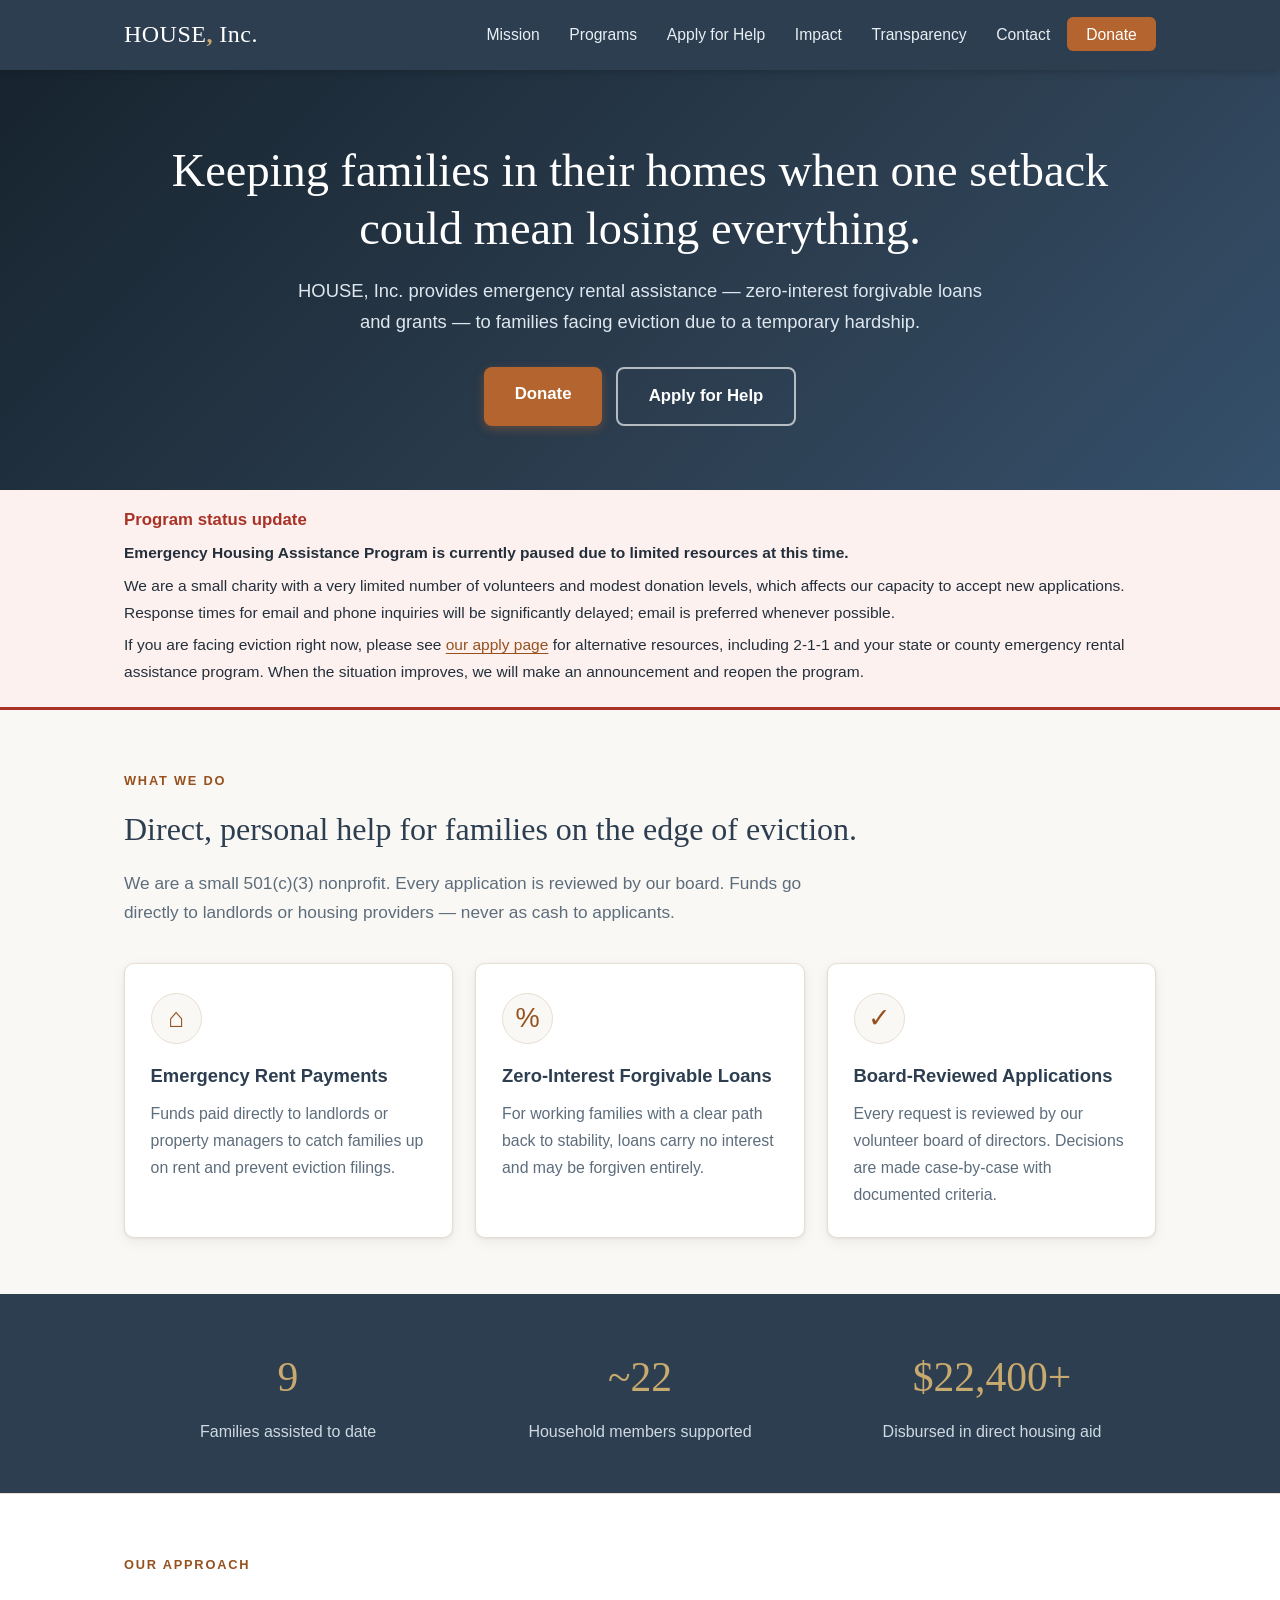
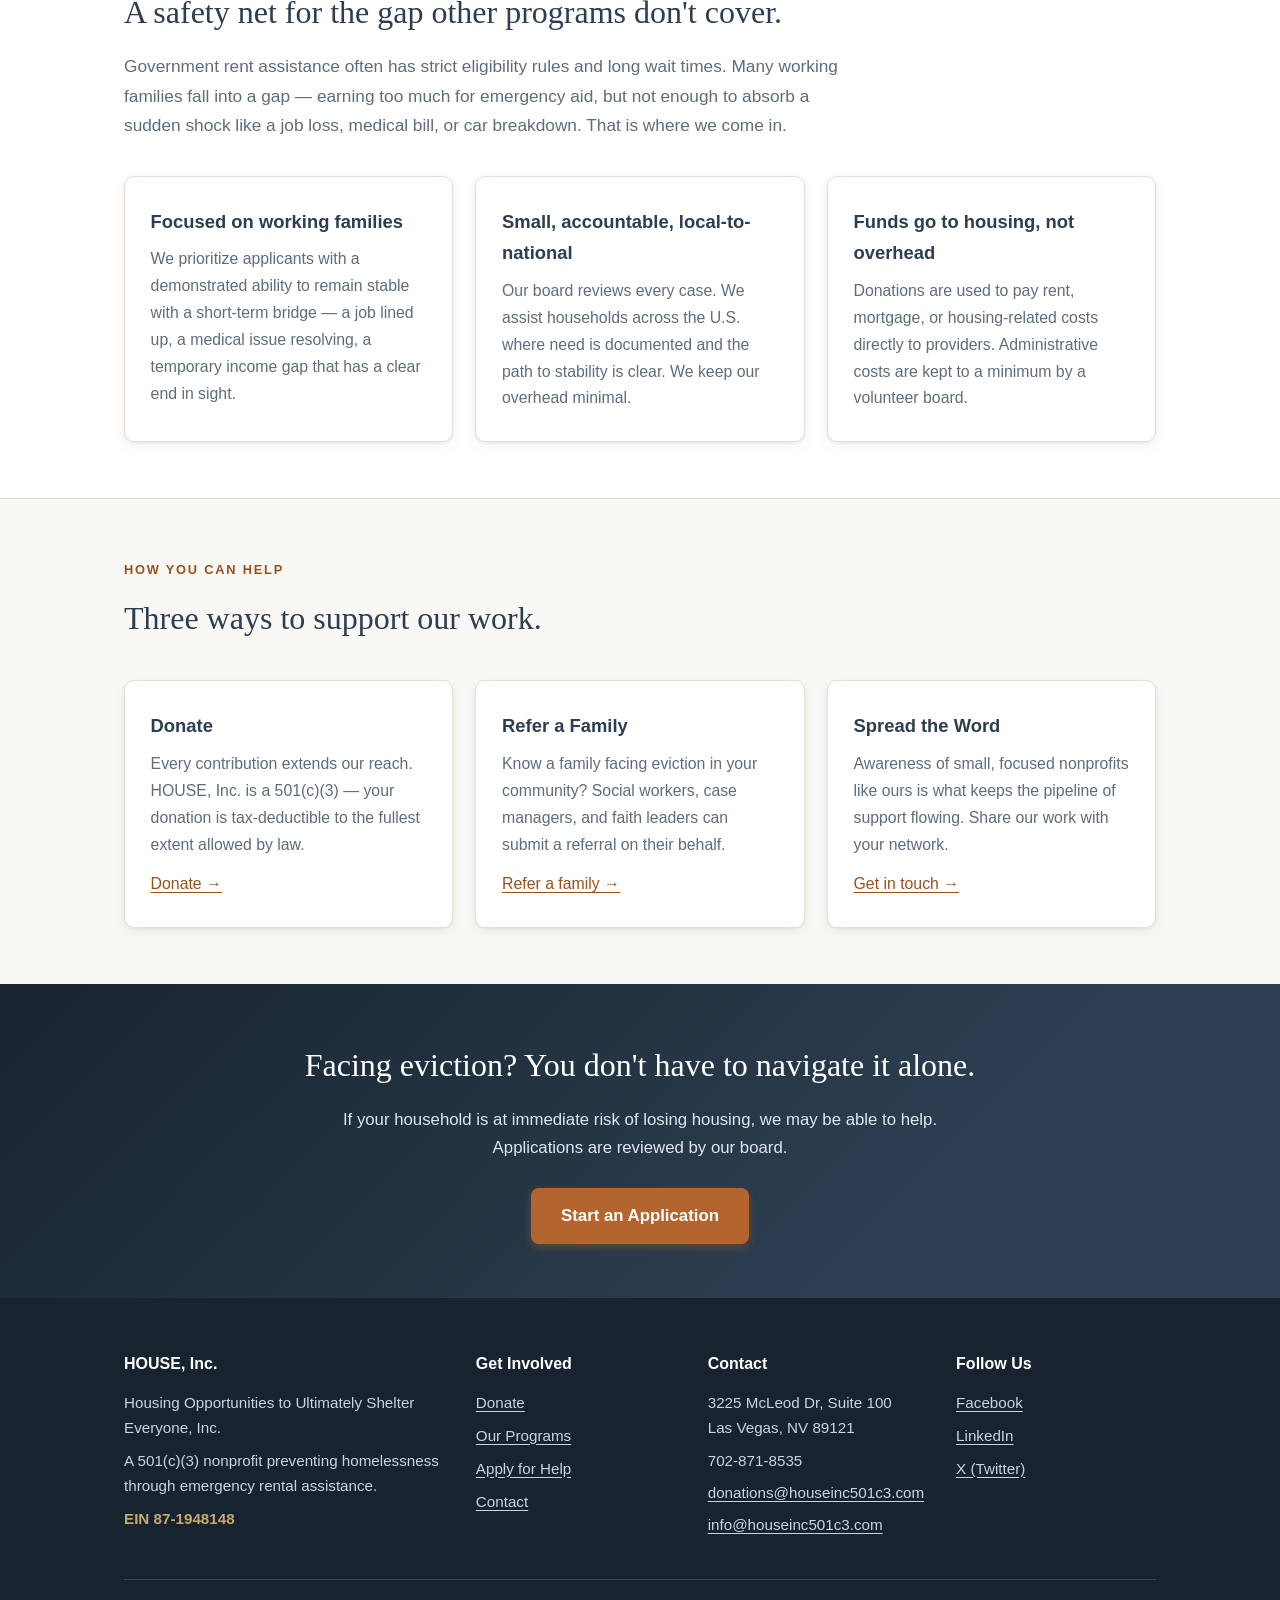
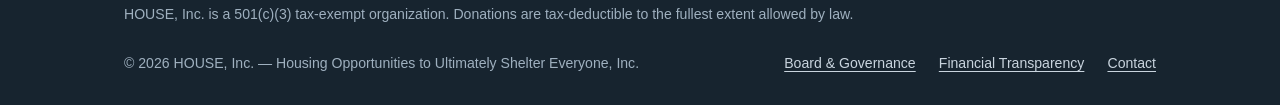
<file: index.html>
<!DOCTYPE html>
<html lang="en">
<head>
 <meta charset="UTF-8">
 <meta name="viewport" content="width=device-width, initial-scale=1.0">
 <title>HOUSE, Inc. | Preventing Homelessness Through Emergency Rental Assistance</title>
 <meta name="description" content="HOUSE, Inc. is a 501(c)(3) nonprofit preventing homelessness by providing zero-interest forgivable loans and grants to families facing eviction. EIN 87-1948148.">
 <link rel="canonical" href="https://houseinc501c3.com/">
 <link rel="icon" type="image/x-icon" href="/favicon.ico">
 <link rel="icon" type="image/png" sizes="32x32" href="/favicon-32x32.png">
 <link rel="icon" type="image/png" sizes="16x16" href="/favicon-16x16.png">
 <link rel="apple-touch-icon" sizes="180x180" href="/apple-touch-icon.png">
 <link rel="manifest" href="/site.webmanifest">
 <meta name="theme-color" content="#2c3e50">
 <meta property="og:title" content="HOUSE, Inc. | Preventing Homelessness Through Emergency Rental Assistance">
 <meta property="og:description" content="A 501(c)(3) nonprofit helping families stay in their homes. Zero-interest forgivable loans and grants for emergency rent.">
 <meta property="og:type" content="website">
 <meta property="og:image" content="https://houseinc501c3.com/og-image.jpg">
 <meta property="og:url" content="https://houseinc501c3.com/">
 <link rel="stylesheet" href="/style.css">
</head>
<body>
 <a class="skip-link" href="#main">Skip to main content</a>
 <header class="site-header">
  <div class="nav-inner">
   <a href="/" class="nav-logo">HOUSE<strong>,</strong> Inc.</a>
   <input type="checkbox" id="nav-toggle" class="nav-toggle-input">
   <label for="nav-toggle" class="nav-toggle-label" aria-label="Open menu">☰</label>
   <nav class="main-nav" aria-label="Main">
    <ul>
     <li><a href="/mission/">Mission</a></li>
     <li><a href="/programs/">Programs</a></li>
     <li><a href="/apply/">Apply for Help</a></li>
     <li><a href="/stories/">Impact</a></li>
     <li><a href="/transparency/">Transparency</a></li>
     <li><a href="/contact/">Contact</a></li>
     <li><a href="/donate/" class="nav-donate">Donate</a></li>
    </ul>
   </nav>
  </div>
 </header>
 <main id="main">
  <section class="hero">
   <div class="container">
    <h1>Keeping families in their homes when one setback could mean losing everything.</h1>
    <p class="tagline">HOUSE, Inc. provides emergency rental assistance — zero-interest forgivable loans and grants — to families facing eviction due to a temporary hardship.</p>
    <div class="hero-actions">
     <a href="/donate/" class="btn-primary">Donate</a>
     <a href="/apply/" class="btn-secondary">Apply for Help</a>
    </div>
   </div>
  </section>

  <section class="status-notice" aria-label="Program status">
   <div class="container">
    <h2>Program status update</h2>
    <p><strong>Emergency Housing Assistance Program is currently paused due to limited resources at this time.</strong></p>
    <p>We are a small charity with a very limited number of volunteers and modest donation levels, which affects our capacity to accept new applications. Response times for email and phone inquiries will be significantly delayed; email is preferred whenever possible.</p>
    <p>If you are facing eviction right now, please see <a href="/apply/">our apply page</a> for alternative resources, including 2-1-1 and your state or county emergency rental assistance program. When the situation improves, we will make an announcement and reopen the program.</p>
   </div>
  </section>

  <section class="section">
   <div class="container">
    <div class="section-header">
     <span class="eyebrow">What We Do</span>
     <h2>Direct, personal help for families on the edge of eviction.</h2>
     <p>We are a small 501(c)(3) nonprofit. Every application is reviewed by our board. Funds go directly to landlords or housing providers — never as cash to applicants.</p>
    </div>
    <div class="pillars-grid">
     <div class="pillar">
      <div class="icon">⌂</div>
      <h3>Emergency Rent Payments</h3>
      <p>Funds paid directly to landlords or property managers to catch families up on rent and prevent eviction filings.</p>
     </div>
     <div class="pillar">
      <div class="icon">%</div>
      <h3>Zero-Interest Forgivable Loans</h3>
      <p>For working families with a clear path back to stability, loans carry no interest and may be forgiven entirely.</p>
     </div>
     <div class="pillar">
      <div class="icon">✓</div>
      <h3>Board-Reviewed Applications</h3>
      <p>Every request is reviewed by our volunteer board of directors. Decisions are made case-by-case with documented criteria.</p>
     </div>
    </div>
   </div>
  </section>

  <section class="stats">
   <div class="container">
    <div class="stats-grid">
     <div>
      <div class="stat-number">9</div>
      <div class="stat-label">Families assisted to date</div>
     </div>
     <div>
      <div class="stat-number">~22</div>
      <div class="stat-label">Household members supported</div>
     </div>
     <div>
      <div class="stat-number">$22,400+</div>
      <div class="stat-label">Disbursed in direct housing aid</div>
     </div>
    </div>
   </div>
  </section>

  <section class="section section-soft">
   <div class="container">
    <div class="section-header">
     <span class="eyebrow">Our Approach</span>
     <h2>A safety net for the gap other programs don't cover.</h2>
     <p>Government rent assistance often has strict eligibility rules and long wait times. Many working families fall into a gap — earning too much for emergency aid, but not enough to absorb a sudden shock like a job loss, medical bill, or car breakdown. That is where we come in.</p>
    </div>
    <div class="pillars-grid">
     <div class="pillar">
      <h3>Focused on working families</h3>
      <p>We prioritize applicants with a demonstrated ability to remain stable with a short-term bridge — a job lined up, a medical issue resolving, a temporary income gap that has a clear end in sight.</p>
     </div>
     <div class="pillar">
      <h3>Small, accountable, local-to-national</h3>
      <p>Our board reviews every case. We assist households across the U.S. where need is documented and the path to stability is clear. We keep our overhead minimal.</p>
     </div>
     <div class="pillar">
      <h3>Funds go to housing, not overhead</h3>
      <p>Donations are used to pay rent, mortgage, or housing-related costs directly to providers. Administrative costs are kept to a minimum by a volunteer board.</p>
     </div>
    </div>
   </div>
  </section>

  <section class="section">
   <div class="container">
    <div class="section-header">
     <span class="eyebrow">How You Can Help</span>
     <h2>Three ways to support our work.</h2>
    </div>
    <div class="pillars-grid">
     <div class="pillar">
      <h3>Donate</h3>
      <p>Every contribution extends our reach. HOUSE, Inc. is a 501(c)(3) — your donation is tax-deductible to the fullest extent allowed by law.</p>
      <p><a href="/donate/">Donate →</a></p>
     </div>
     <div class="pillar">
      <h3>Refer a Family</h3>
      <p>Know a family facing eviction in your community? Social workers, case managers, and faith leaders can submit a referral on their behalf.</p>
      <p><a href="/apply/">Refer a family →</a></p>
     </div>
     <div class="pillar">
      <h3>Spread the Word</h3>
      <p>Awareness of small, focused nonprofits like ours is what keeps the pipeline of support flowing. Share our work with your network.</p>
      <p><a href="/contact/">Get in touch →</a></p>
     </div>
    </div>
   </div>
  </section>

  <section class="cta-banner">
   <div class="container">
    <h2>Facing eviction? You don't have to navigate it alone.</h2>
    <p>If your household is at immediate risk of losing housing, we may be able to help. Applications are reviewed by our board.</p>
    <a href="/apply/" class="btn-primary">Start an Application</a>
   </div>
  </section>
 </main>
 <footer class="site-footer">
  <div class="container">
   <div class="footer-grid">
    <div>
     <h4>HOUSE, Inc.</h4>
     <p>Housing Opportunities to Ultimately Shelter Everyone, Inc.</p>
     <p>A 501(c)(3) nonprofit preventing homelessness through emergency rental assistance.</p>
     <p class="footer-ein">EIN 87-1948148</p>
    </div>
    <div>
     <h4>Get Involved</h4>
     <ul>
      <li><a href="/donate/">Donate</a></li>
      <li><a href="/programs/">Our Programs</a></li>
      <li><a href="/apply/">Apply for Help</a></li>
      <li><a href="/contact/">Contact</a></li>
     </ul>
    </div>
    <div>
     <h4>Contact</h4>
     <p>3225 McLeod Dr, Suite 100<br>Las Vegas, NV 89121</p>
     <p>702-871-8535</p>
     <p><a href="mailto:donations@houseinc501c3.com">donations@houseinc501c3.com</a></p>
     <p><a href="mailto:info@houseinc501c3.com">info@houseinc501c3.com</a></p>
    </div>
    <div>
     <h4>Follow Us</h4>
     <ul>
      <li><a href="https://www.facebook.com/HOUSE.nonprofit.501c3" rel="noopener" target="_blank">Facebook</a></li>
      <li><a href="https://www.linkedin.com/company/houseinc501c3/" rel="noopener" target="_blank">LinkedIn</a></li>
      <li><a href="https://x.com/HOUSEinc501c3" rel="noopener" target="_blank">X (Twitter)</a></li>
     </ul>
    </div>
   </div>
   <p class="footer-tax">HOUSE, Inc. is a 501(c)(3) tax-exempt organization. Donations are tax-deductible to the fullest extent allowed by law.</p>
   <div class="footer-bottom">
    <span>© 2026 HOUSE, Inc. — Housing Opportunities to Ultimately Shelter Everyone, Inc.</span>
    <nav aria-label="Footer">
     <a href="/board/">Board &amp; Governance</a>
     <a href="/transparency/">Financial Transparency</a>
     <a href="/contact/">Contact</a>
    </nav>
   </div>
  </div>
 </footer>
</body>
</html>
</file>
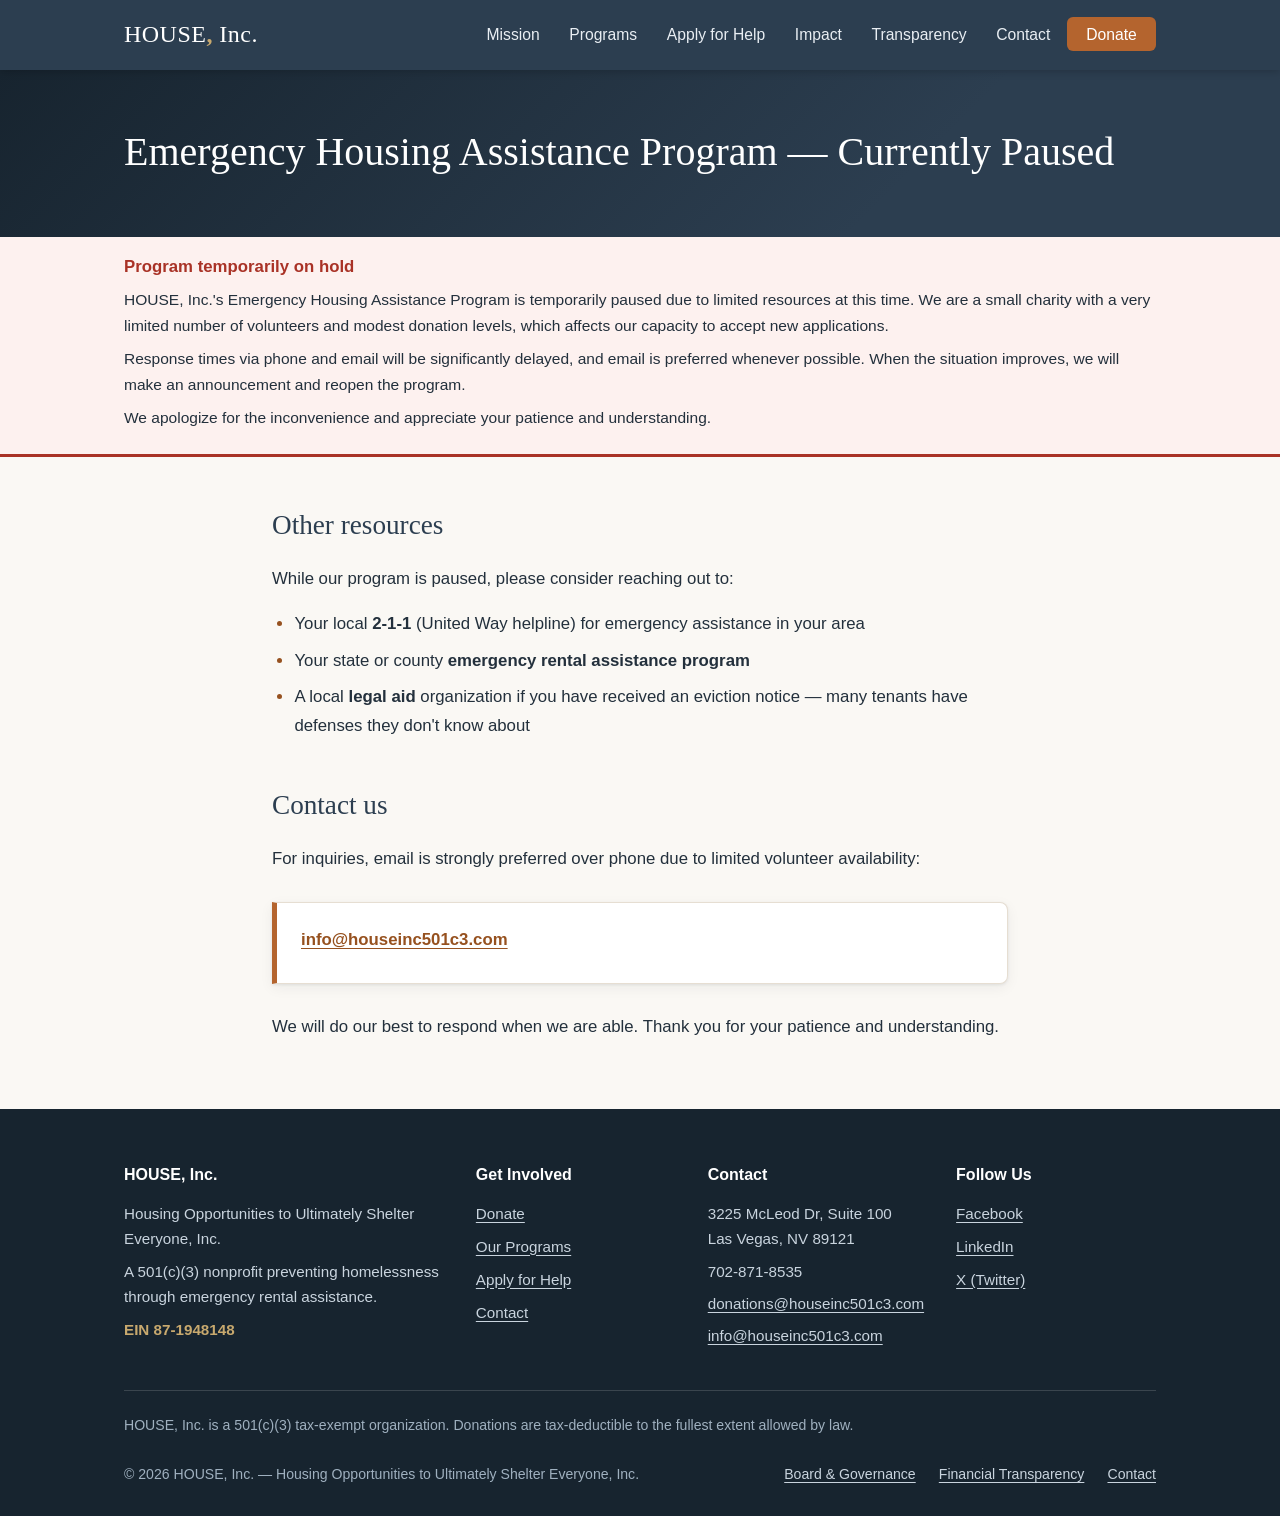
<file: apply/index.html>
<!DOCTYPE html>
<html lang="en">
<head>
 <meta charset="UTF-8">
 <meta name="viewport" content="width=device-width, initial-scale=1.0">
 <title>Applications Paused | HOUSE, Inc.</title>
 <meta name="description" content="HOUSE, Inc. Emergency Housing Assistance Program is temporarily on hold. Email preferred over phone for inquiries.">
 <link rel="canonical" href="https://houseinc501c3.com/apply/">
 <link rel="icon" type="image/x-icon" href="/favicon.ico">
 <link rel="icon" type="image/png" sizes="32x32" href="/favicon-32x32.png">
 <link rel="icon" type="image/png" sizes="16x16" href="/favicon-16x16.png">
 <link rel="apple-touch-icon" sizes="180x180" href="/apple-touch-icon.png">
 <link rel="manifest" href="/site.webmanifest">
 <meta name="theme-color" content="#2c3e50">
 <meta property="og:title" content="Applications Paused | HOUSE, Inc.">
 <meta property="og:description" content="HOUSE, Inc. Emergency Housing Assistance Program is temporarily on hold. Check back for updates.">
 <meta property="og:type" content="website">
 <meta property="og:image" content="https://houseinc501c3.com/og-image.jpg">
 <meta property="og:url" content="https://houseinc501c3.com/apply/">
 <link rel="stylesheet" href="/style.css">
</head>
<body>
 <a class="skip-link" href="#main">Skip to main content</a>
 <header class="site-header">
  <div class="nav-inner">
   <a href="/" class="nav-logo">HOUSE<strong>,</strong> Inc.</a>
   <input type="checkbox" id="nav-toggle" class="nav-toggle-input">
   <label for="nav-toggle" class="nav-toggle-label" aria-label="Open menu">☰</label>
   <nav class="main-nav" aria-label="Main">
    <ul>
     <li><a href="/mission/">Mission</a></li>
     <li><a href="/programs/">Programs</a></li>
     <li><a href="/apply/">Apply for Help</a></li>
     <li><a href="/stories/">Impact</a></li>
     <li><a href="/transparency/">Transparency</a></li>
     <li><a href="/contact/">Contact</a></li>
     <li><a href="/donate/" class="nav-donate">Donate</a></li>
    </ul>
   </nav>
  </div>
 </header>
 <main id="main">
  <section class="page-header">
   <div class="container">
    <h1>Emergency Housing Assistance Program — Currently Paused</h1>
   </div>
  </section>

  <section class="status-notice" aria-label="Program status">
   <div class="container">
    <h2>Program temporarily on hold</h2>
    <p>HOUSE, Inc.'s Emergency Housing Assistance Program is temporarily paused due to limited resources at this time. We are a small charity with a very limited number of volunteers and modest donation levels, which affects our capacity to accept new applications.</p>
    <p>Response times via phone and email will be significantly delayed, and email is preferred whenever possible. When the situation improves, we will make an announcement and reopen the program.</p>
    <p>We apologize for the inconvenience and appreciate your patience and understanding.</p>
   </div>
  </section>

  <div class="container">
   <div class="page-content">
    <h2>Other resources</h2>
    <p>While our program is paused, please consider reaching out to:</p>
    <ul>
     <li>Your local <strong>2-1-1</strong> (United Way helpline) for emergency assistance in your area</li>
     <li>Your state or county <strong>emergency rental assistance program</strong></li>
     <li>A local <strong>legal aid</strong> organization if you have received an eviction notice — many tenants have defenses they don't know about</li>
    </ul>

    <h2>Contact us</h2>
    <p>For inquiries, email is strongly preferred over phone due to limited volunteer availability:</p>
    <div class="callout">
     <p><a href="mailto:info@houseinc501c3.com"><strong>info@houseinc501c3.com</strong></a></p>
    </div>
    <p>We will do our best to respond when we are able. Thank you for your patience and understanding.</p>
   </div>
  </div>
 </main>
 <footer class="site-footer">
  <div class="container">
   <div class="footer-grid">
    <div>
     <h4>HOUSE, Inc.</h4>
     <p>Housing Opportunities to Ultimately Shelter Everyone, Inc.</p>
     <p>A 501(c)(3) nonprofit preventing homelessness through emergency rental assistance.</p>
     <p class="footer-ein">EIN 87-1948148</p>
    </div>
    <div>
     <h4>Get Involved</h4>
     <ul>
      <li><a href="/donate/">Donate</a></li>
      <li><a href="/programs/">Our Programs</a></li>
      <li><a href="/apply/">Apply for Help</a></li>
      <li><a href="/contact/">Contact</a></li>
     </ul>
    </div>
    <div>
     <h4>Contact</h4>
     <p>3225 McLeod Dr, Suite 100<br>Las Vegas, NV 89121</p>
     <p>702-871-8535</p>
     <p><a href="mailto:donations@houseinc501c3.com">donations@houseinc501c3.com</a></p>
     <p><a href="mailto:info@houseinc501c3.com">info@houseinc501c3.com</a></p>
    </div>
    <div>
     <h4>Follow Us</h4>
     <ul>
      <li><a href="https://www.facebook.com/HOUSE.nonprofit.501c3" rel="noopener" target="_blank">Facebook</a></li>
      <li><a href="https://www.linkedin.com/company/houseinc501c3/" rel="noopener" target="_blank">LinkedIn</a></li>
      <li><a href="https://x.com/HOUSEinc501c3" rel="noopener" target="_blank">X (Twitter)</a></li>
     </ul>
    </div>
   </div>
   <p class="footer-tax">HOUSE, Inc. is a 501(c)(3) tax-exempt organization. Donations are tax-deductible to the fullest extent allowed by law.</p>
   <div class="footer-bottom">
    <span>© 2026 HOUSE, Inc. — Housing Opportunities to Ultimately Shelter Everyone, Inc.</span>
    <nav aria-label="Footer">
     <a href="/board/">Board &amp; Governance</a>
     <a href="/transparency/">Financial Transparency</a>
     <a href="/contact/">Contact</a>
    </nav>
   </div>
  </div>
 </footer>
</body>
</html>
</file>
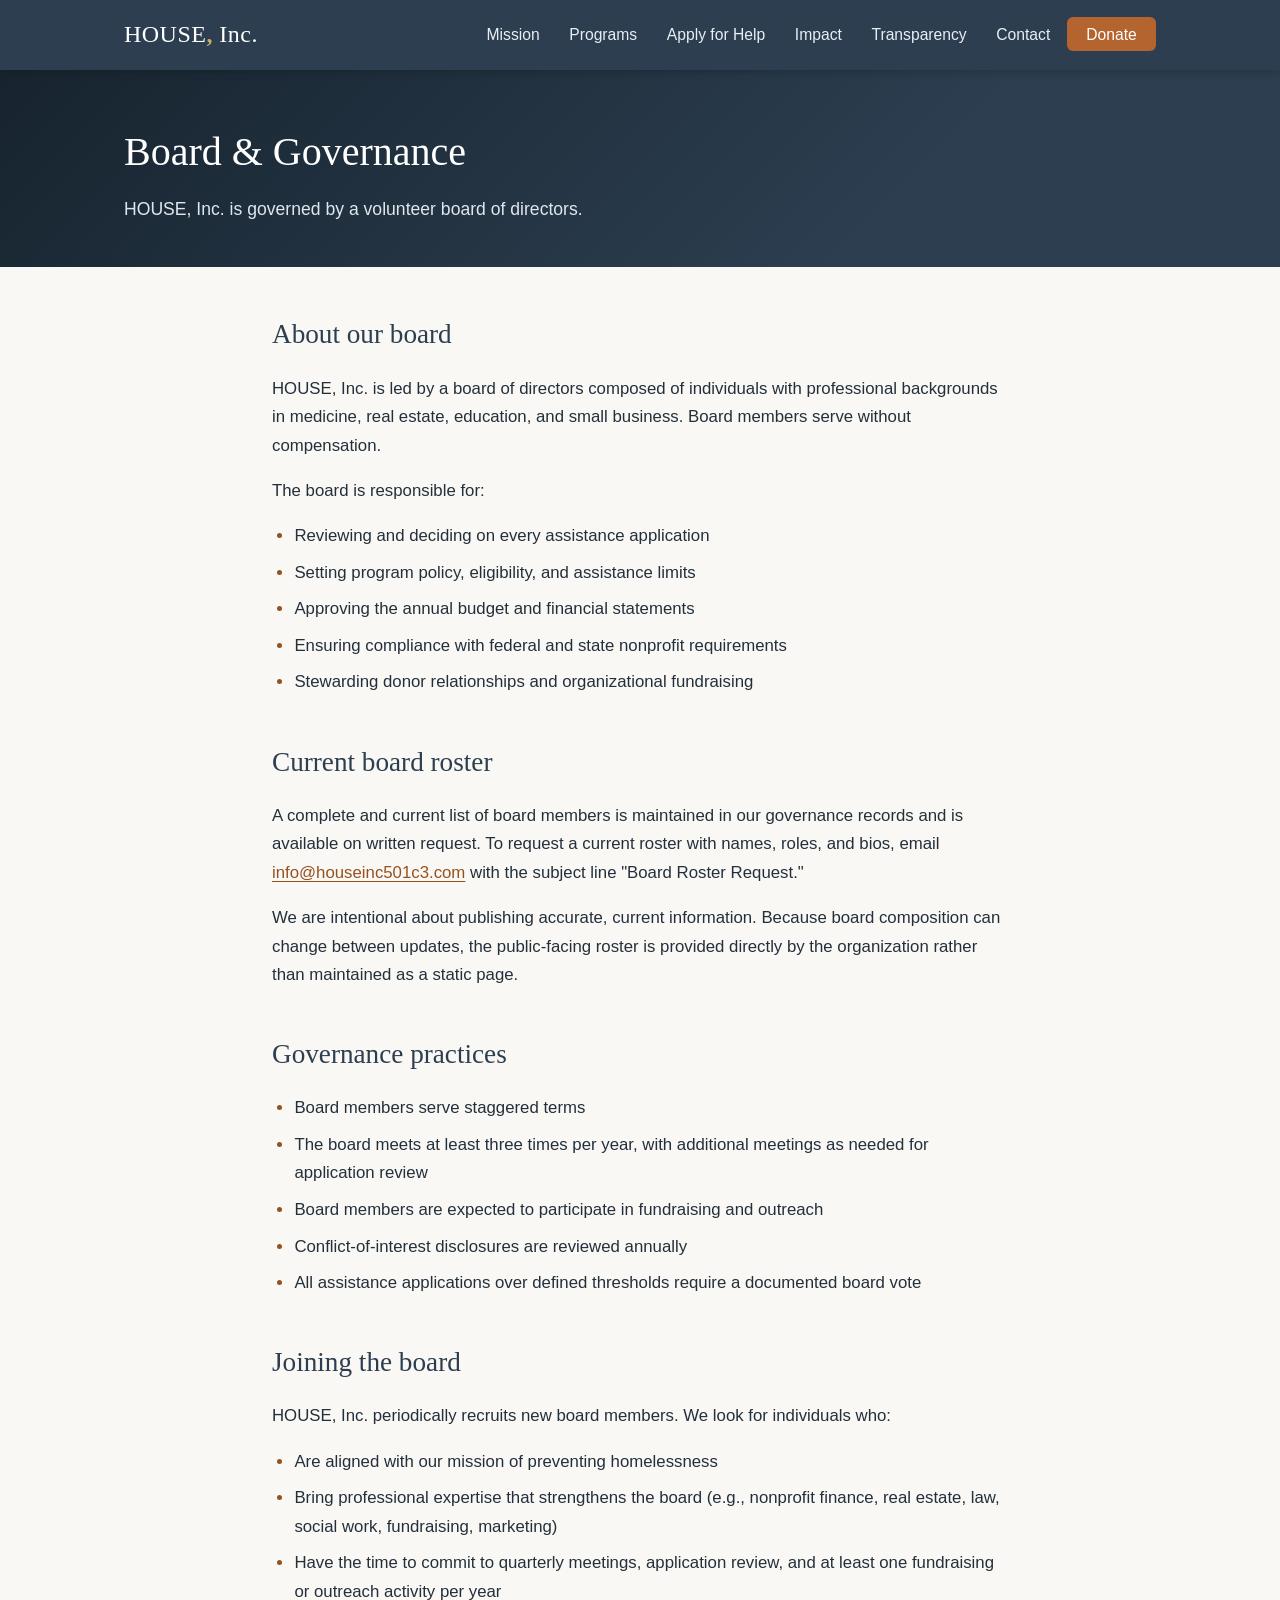
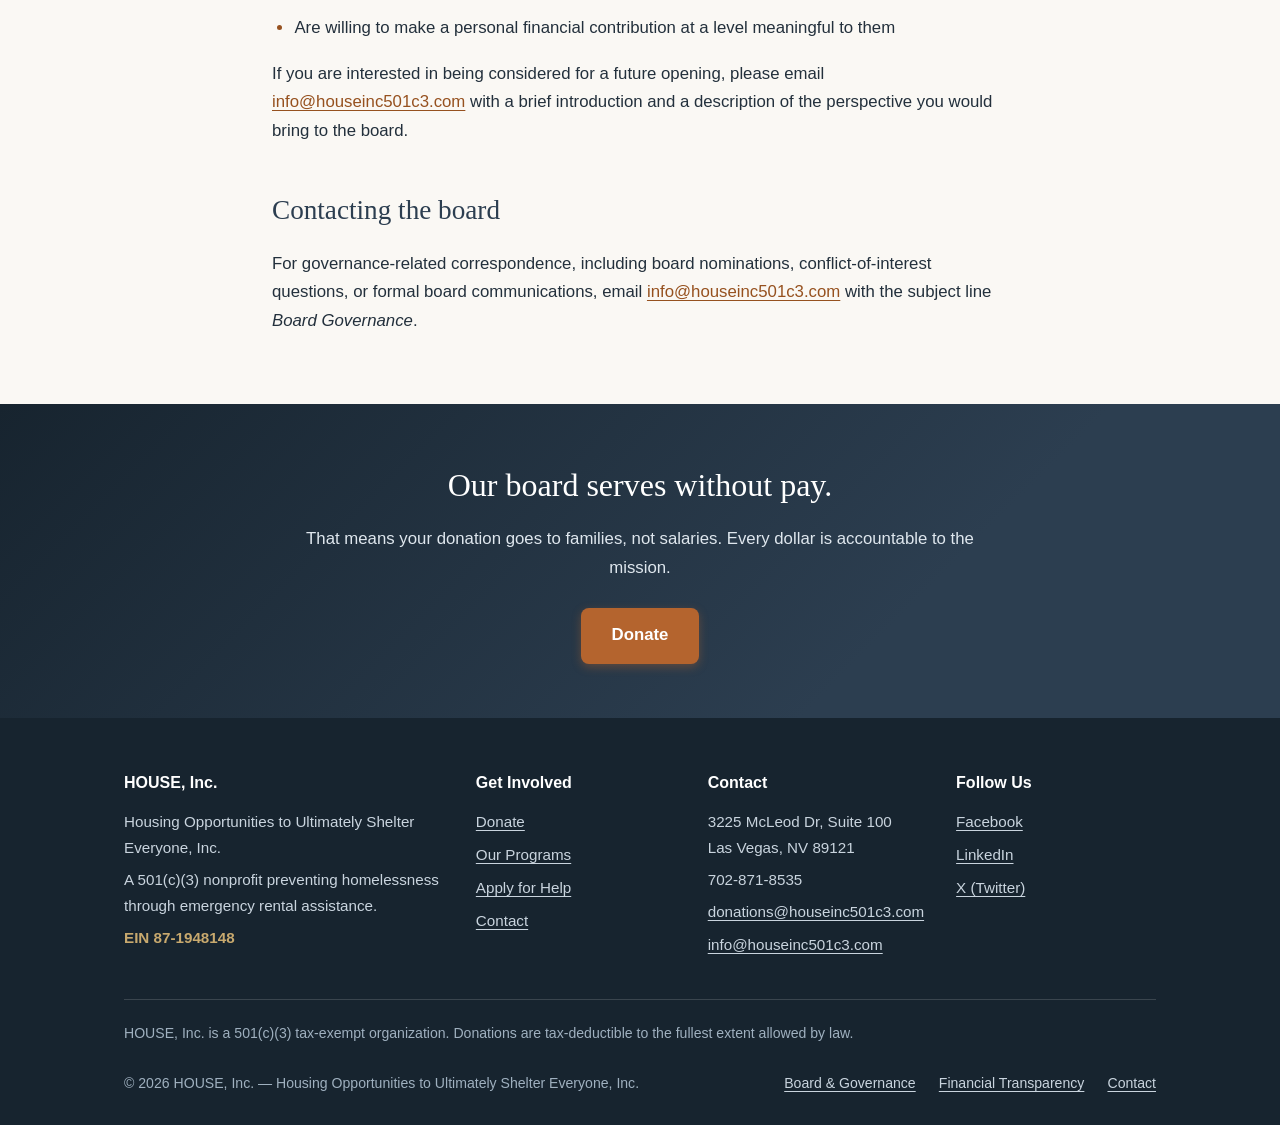
<file: board/index.html>
<!DOCTYPE html>
<html lang="en">
<head>
 <meta charset="UTF-8">
 <meta name="viewport" content="width=device-width, initial-scale=1.0">
 <title>Board &amp; Governance | HOUSE, Inc.</title>
 <meta name="description" content="HOUSE, Inc. board of directors, governance practices, and how to contact the board.">
 <link rel="canonical" href="https://houseinc501c3.com/board/">
 <link rel="icon" type="image/x-icon" href="/favicon.ico">
 <link rel="icon" type="image/png" sizes="32x32" href="/favicon-32x32.png">
 <link rel="icon" type="image/png" sizes="16x16" href="/favicon-16x16.png">
 <link rel="apple-touch-icon" sizes="180x180" href="/apple-touch-icon.png">
 <link rel="manifest" href="/site.webmanifest">
 <meta name="theme-color" content="#2c3e50">
 <meta property="og:title" content="Board &amp; Governance | HOUSE, Inc.">
 <meta property="og:description" content="HOUSE, Inc. board of directors and governance practices.">
 <meta property="og:type" content="website">
 <meta property="og:image" content="https://houseinc501c3.com/og-image.jpg">
 <meta property="og:url" content="https://houseinc501c3.com/board/">
 <link rel="stylesheet" href="/style.css">
</head>
<body>
 <a class="skip-link" href="#main">Skip to main content</a>
 <header class="site-header">
  <div class="nav-inner">
   <a href="/" class="nav-logo">HOUSE<strong>,</strong> Inc.</a>
   <input type="checkbox" id="nav-toggle" class="nav-toggle-input">
   <label for="nav-toggle" class="nav-toggle-label" aria-label="Open menu">☰</label>
   <nav class="main-nav" aria-label="Main">
    <ul>
     <li><a href="/mission/">Mission</a></li>
     <li><a href="/programs/">Programs</a></li>
     <li><a href="/apply/">Apply for Help</a></li>
     <li><a href="/stories/">Impact</a></li>
     <li><a href="/transparency/">Transparency</a></li>
     <li><a href="/contact/">Contact</a></li>
     <li><a href="/donate/" class="nav-donate">Donate</a></li>
    </ul>
   </nav>
  </div>
 </header>
 <main id="main">
  <section class="page-header">
   <div class="container">
    <h1>Board &amp; Governance</h1>
    <p>HOUSE, Inc. is governed by a volunteer board of directors.</p>
   </div>
  </section>

  <div class="container">
   <div class="page-content">
    <h2>About our board</h2>
    <p>HOUSE, Inc. is led by a board of directors composed of individuals with professional backgrounds in medicine, real estate, education, and small business. Board members serve without compensation.</p>
    <p>The board is responsible for:</p>
    <ul>
     <li>Reviewing and deciding on every assistance application</li>
     <li>Setting program policy, eligibility, and assistance limits</li>
     <li>Approving the annual budget and financial statements</li>
     <li>Ensuring compliance with federal and state nonprofit requirements</li>
     <li>Stewarding donor relationships and organizational fundraising</li>
    </ul>

    <h2>Current board roster</h2>
    <p>A complete and current list of board members is maintained in our governance records and is available on written request. To request a current roster with names, roles, and bios, email <a href="mailto:info@houseinc501c3.com">info@houseinc501c3.com</a> with the subject line "Board Roster Request."</p>
    <p>We are intentional about publishing accurate, current information. Because board composition can change between updates, the public-facing roster is provided directly by the organization rather than maintained as a static page.</p>

    <h2>Governance practices</h2>
    <ul>
     <li>Board members serve staggered terms</li>
     <li>The board meets at least three times per year, with additional meetings as needed for application review</li>
     <li>Board members are expected to participate in fundraising and outreach</li>
     <li>Conflict-of-interest disclosures are reviewed annually</li>
     <li>All assistance applications over defined thresholds require a documented board vote</li>
    </ul>

    <h2>Joining the board</h2>
    <p>HOUSE, Inc. periodically recruits new board members. We look for individuals who:</p>
    <ul>
     <li>Are aligned with our mission of preventing homelessness</li>
     <li>Bring professional expertise that strengthens the board (e.g., nonprofit finance, real estate, law, social work, fundraising, marketing)</li>
     <li>Have the time to commit to quarterly meetings, application review, and at least one fundraising or outreach activity per year</li>
     <li>Are willing to make a personal financial contribution at a level meaningful to them</li>
    </ul>
    <p>If you are interested in being considered for a future opening, please email <a href="mailto:info@houseinc501c3.com">info@houseinc501c3.com</a> with a brief introduction and a description of the perspective you would bring to the board.</p>

    <h2>Contacting the board</h2>
    <p>For governance-related correspondence, including board nominations, conflict-of-interest questions, or formal board communications, email <a href="mailto:info@houseinc501c3.com?subject=Board%20Governance">info@houseinc501c3.com</a> with the subject line <em>Board Governance</em>.</p>
   </div>
  </div>

  <section class="cta-banner">
   <div class="container">
    <h2>Our board serves without pay.</h2>
    <p>That means your donation goes to families, not salaries. Every dollar is accountable to the mission.</p>
    <a href="/donate/" class="btn-primary">Donate</a>
   </div>
  </section>
 </main>
 <footer class="site-footer">
  <div class="container">
   <div class="footer-grid">
    <div>
     <h4>HOUSE, Inc.</h4>
     <p>Housing Opportunities to Ultimately Shelter Everyone, Inc.</p>
     <p>A 501(c)(3) nonprofit preventing homelessness through emergency rental assistance.</p>
     <p class="footer-ein">EIN 87-1948148</p>
    </div>
    <div>
     <h4>Get Involved</h4>
     <ul>
      <li><a href="/donate/">Donate</a></li>
      <li><a href="/programs/">Our Programs</a></li>
      <li><a href="/apply/">Apply for Help</a></li>
      <li><a href="/contact/">Contact</a></li>
     </ul>
    </div>
    <div>
     <h4>Contact</h4>
     <p>3225 McLeod Dr, Suite 100<br>Las Vegas, NV 89121</p>
     <p>702-871-8535</p>
     <p><a href="mailto:donations@houseinc501c3.com">donations@houseinc501c3.com</a></p>
     <p><a href="mailto:info@houseinc501c3.com">info@houseinc501c3.com</a></p>
    </div>
    <div>
     <h4>Follow Us</h4>
     <ul>
      <li><a href="https://www.facebook.com/HOUSE.nonprofit.501c3" rel="noopener" target="_blank">Facebook</a></li>
      <li><a href="https://www.linkedin.com/company/houseinc501c3/" rel="noopener" target="_blank">LinkedIn</a></li>
      <li><a href="https://x.com/HOUSEinc501c3" rel="noopener" target="_blank">X (Twitter)</a></li>
     </ul>
    </div>
   </div>
   <p class="footer-tax">HOUSE, Inc. is a 501(c)(3) tax-exempt organization. Donations are tax-deductible to the fullest extent allowed by law.</p>
   <div class="footer-bottom">
    <span>© 2026 HOUSE, Inc. — Housing Opportunities to Ultimately Shelter Everyone, Inc.</span>
    <nav aria-label="Footer">
     <a href="/board/">Board &amp; Governance</a>
     <a href="/transparency/">Financial Transparency</a>
     <a href="/contact/">Contact</a>
    </nav>
   </div>
  </div>
 </footer>
</body>
</html>
</file>
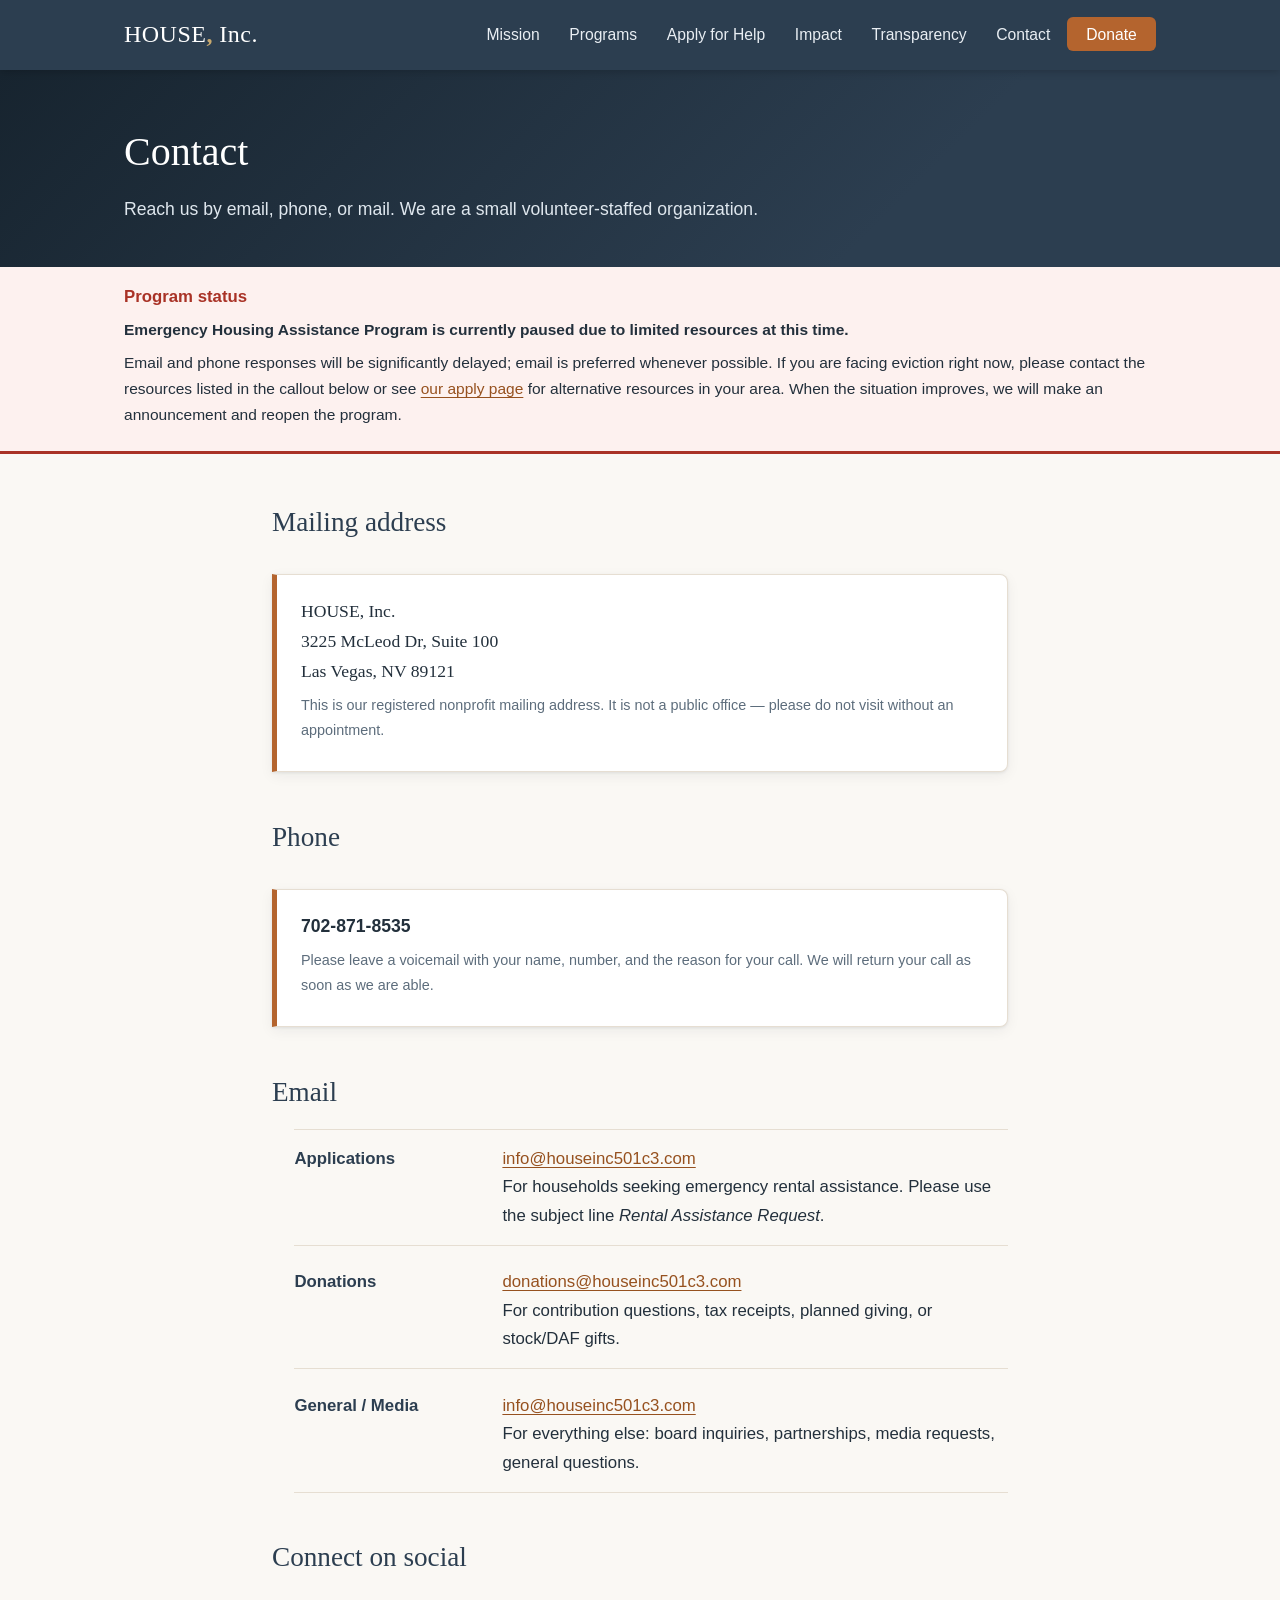
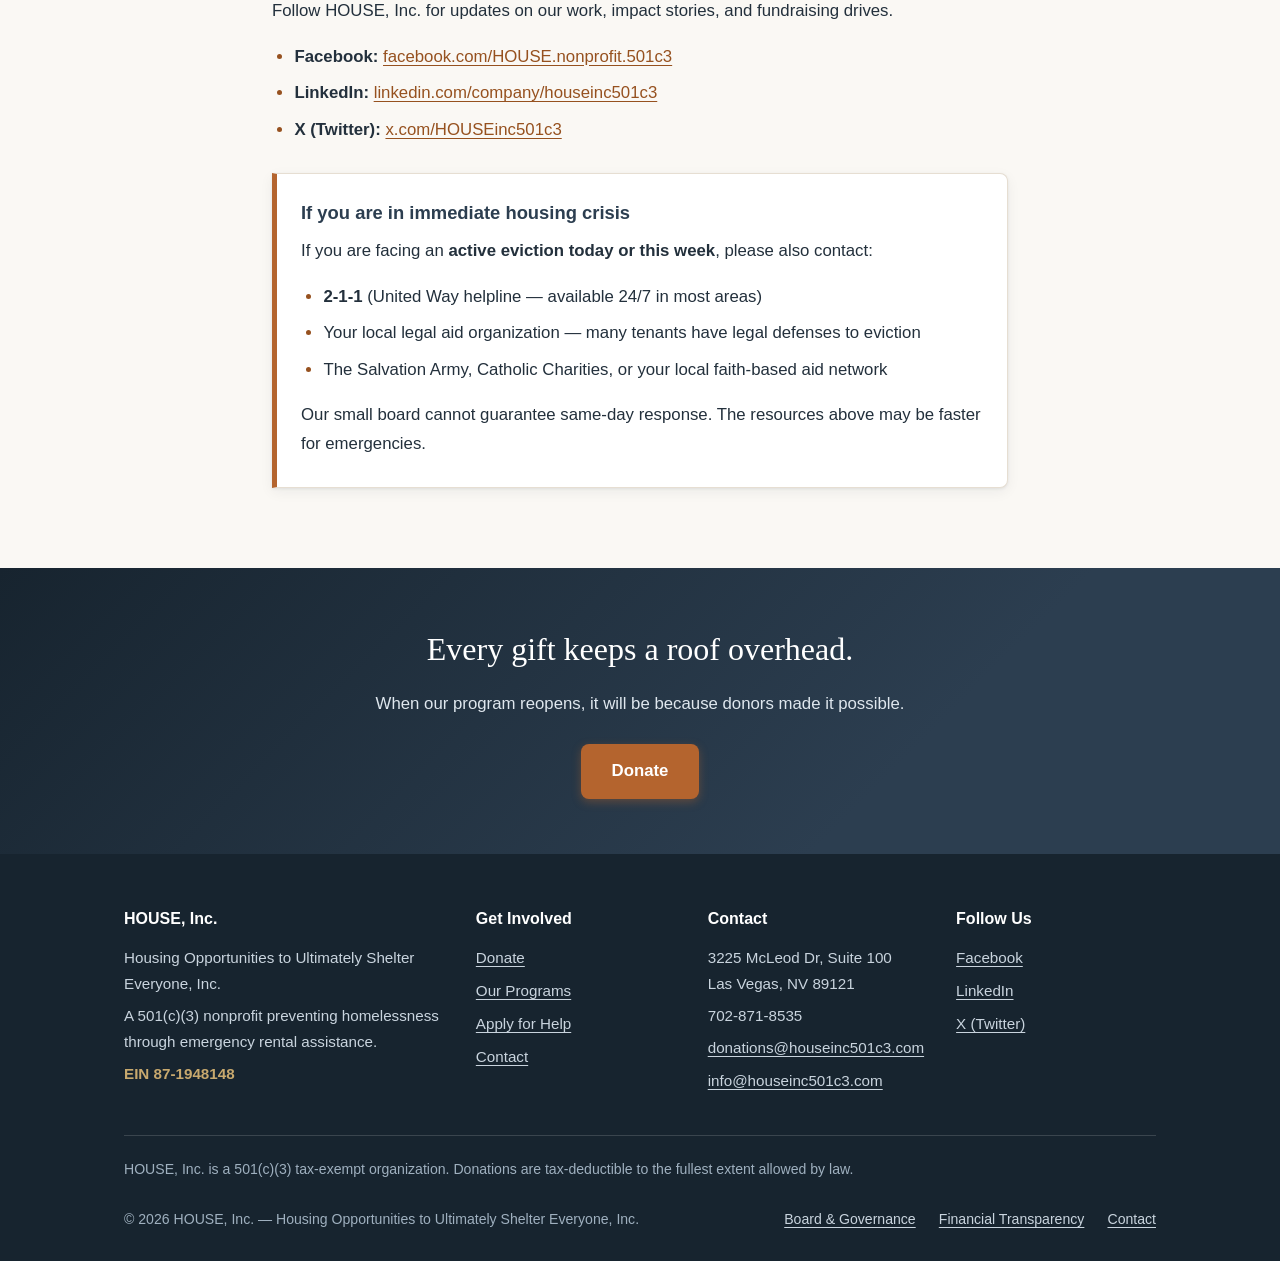
<file: contact/index.html>
<!DOCTYPE html>
<html lang="en">
<head>
 <meta charset="UTF-8">
 <meta name="viewport" content="width=device-width, initial-scale=1.0">
 <title>Contact | HOUSE, Inc.</title>
 <meta name="description" content="Contact HOUSE, Inc. — 501(c)(3) nonprofit. Reach us for rental assistance, donations, board inquiries, or general questions.">
 <link rel="canonical" href="https://houseinc501c3.com/contact/">
 <link rel="icon" type="image/x-icon" href="/favicon.ico">
 <link rel="icon" type="image/png" sizes="32x32" href="/favicon-32x32.png">
 <link rel="icon" type="image/png" sizes="16x16" href="/favicon-16x16.png">
 <link rel="apple-touch-icon" sizes="180x180" href="/apple-touch-icon.png">
 <link rel="manifest" href="/site.webmanifest">
 <meta name="theme-color" content="#2c3e50">
 <meta property="og:title" content="Contact | HOUSE, Inc.">
 <meta property="og:description" content="Reach HOUSE, Inc. by email, phone, or mail.">
 <meta property="og:type" content="website">
 <meta property="og:image" content="https://houseinc501c3.com/og-image.jpg">
 <meta property="og:url" content="https://houseinc501c3.com/contact/">
 <link rel="stylesheet" href="/style.css">
</head>
<body>
 <a class="skip-link" href="#main">Skip to main content</a>
 <header class="site-header">
  <div class="nav-inner">
   <a href="/" class="nav-logo">HOUSE<strong>,</strong> Inc.</a>
   <input type="checkbox" id="nav-toggle" class="nav-toggle-input">
   <label for="nav-toggle" class="nav-toggle-label" aria-label="Open menu">☰</label>
   <nav class="main-nav" aria-label="Main">
    <ul>
     <li><a href="/mission/">Mission</a></li>
     <li><a href="/programs/">Programs</a></li>
     <li><a href="/apply/">Apply for Help</a></li>
     <li><a href="/stories/">Impact</a></li>
     <li><a href="/transparency/">Transparency</a></li>
     <li><a href="/contact/">Contact</a></li>
     <li><a href="/donate/" class="nav-donate">Donate</a></li>
    </ul>
   </nav>
  </div>
 </header>
 <main id="main">
  <section class="page-header">
   <div class="container">
    <h1>Contact</h1>
    <p>Reach us by email, phone, or mail. We are a small volunteer-staffed organization.</p>
   </div>
  </section>

  <section class="status-notice" aria-label="Program status">
   <div class="container">
    <h2>Program status</h2>
    <p><strong>Emergency Housing Assistance Program is currently paused due to limited resources at this time.</strong></p>
    <p>Email and phone responses will be significantly delayed; email is preferred whenever possible. If you are facing eviction right now, please contact the resources listed in the callout below or see <a href="/apply/">our apply page</a> for alternative resources in your area. When the situation improves, we will make an announcement and reopen the program.</p>
   </div>
  </section>

  <div class="container">
   <div class="page-content">
    <h2>Mailing address</h2>
    <div class="callout">
     <p class="callout-address">
      HOUSE, Inc.<br>
      3225 McLeod Dr, Suite 100<br>
      Las Vegas, NV 89121
     </p>
     <p class="fine">This is our registered nonprofit mailing address. It is not a public office — please do not visit without an appointment.</p>
    </div>

    <h2>Phone</h2>
    <div class="callout">
     <p class="callout-phone"><strong>702-871-8535</strong></p>
     <p class="fine">Please leave a voicemail with your name, number, and the reason for your call. We will return your call as soon as we are able.</p>
    </div>

    <h2>Email</h2>
    <ul class="info-list">
     <li>
      <span class="label">Applications</span>
      <span class="value"><a href="mailto:info@houseinc501c3.com?subject=Rental%20Assistance%20Request">info@houseinc501c3.com</a><br><span class="fine">For households seeking emergency rental assistance. Please use the subject line <em>Rental Assistance Request</em>.</span></span>
     </li>
     <li>
      <span class="label">Donations</span>
      <span class="value"><a href="mailto:donations@houseinc501c3.com">donations@houseinc501c3.com</a><br><span class="fine">For contribution questions, tax receipts, planned giving, or stock/DAF gifts.</span></span>
     </li>
     <li>
      <span class="label">General / Media</span>
      <span class="value"><a href="mailto:info@houseinc501c3.com">info@houseinc501c3.com</a><br><span class="fine">For everything else: board inquiries, partnerships, media requests, general questions.</span></span>
     </li>
    </ul>

    <h2>Connect on social</h2>
    <p>Follow HOUSE, Inc. for updates on our work, impact stories, and fundraising drives.</p>
    <ul>
     <li><strong>Facebook:</strong> <a href="https://www.facebook.com/HOUSE.nonprofit.501c3" rel="noopener" target="_blank">facebook.com/HOUSE.nonprofit.501c3</a></li>
     <li><strong>LinkedIn:</strong> <a href="https://www.linkedin.com/company/houseinc501c3/" rel="noopener" target="_blank">linkedin.com/company/houseinc501c3</a></li>
     <li><strong>X (Twitter):</strong> <a href="https://x.com/HOUSEinc501c3" rel="noopener" target="_blank">x.com/HOUSEinc501c3</a></li>
    </ul>

    <div class="callout">
     <h3>If you are in immediate housing crisis</h3>
     <p>If you are facing an <strong>active eviction today or this week</strong>, please also contact:</p>
     <ul>
      <li><strong>2-1-1</strong> (United Way helpline — available 24/7 in most areas)</li>
      <li>Your local legal aid organization — many tenants have legal defenses to eviction</li>
      <li>The Salvation Army, Catholic Charities, or your local faith-based aid network</li>
     </ul>
     <p class="callout-note">Our small board cannot guarantee same-day response. The resources above may be faster for emergencies.</p>
    </div>
   </div>
  </div>

  <section class="cta-banner">
   <div class="container">
    <h2>Every gift keeps a roof overhead.</h2>
    <p>When our program reopens, it will be because donors made it possible.</p>
    <a href="/donate/" class="btn-primary">Donate</a>
   </div>
  </section>
 </main>
 <footer class="site-footer">
  <div class="container">
   <div class="footer-grid">
    <div>
     <h4>HOUSE, Inc.</h4>
     <p>Housing Opportunities to Ultimately Shelter Everyone, Inc.</p>
     <p>A 501(c)(3) nonprofit preventing homelessness through emergency rental assistance.</p>
     <p class="footer-ein">EIN 87-1948148</p>
    </div>
    <div>
     <h4>Get Involved</h4>
     <ul>
      <li><a href="/donate/">Donate</a></li>
      <li><a href="/programs/">Our Programs</a></li>
      <li><a href="/apply/">Apply for Help</a></li>
      <li><a href="/contact/">Contact</a></li>
     </ul>
    </div>
    <div>
     <h4>Contact</h4>
     <p>3225 McLeod Dr, Suite 100<br>Las Vegas, NV 89121</p>
     <p>702-871-8535</p>
     <p><a href="mailto:donations@houseinc501c3.com">donations@houseinc501c3.com</a></p>
     <p><a href="mailto:info@houseinc501c3.com">info@houseinc501c3.com</a></p>
    </div>
    <div>
     <h4>Follow Us</h4>
     <ul>
      <li><a href="https://www.facebook.com/HOUSE.nonprofit.501c3" rel="noopener" target="_blank">Facebook</a></li>
      <li><a href="https://www.linkedin.com/company/houseinc501c3/" rel="noopener" target="_blank">LinkedIn</a></li>
      <li><a href="https://x.com/HOUSEinc501c3" rel="noopener" target="_blank">X (Twitter)</a></li>
     </ul>
    </div>
   </div>
   <p class="footer-tax">HOUSE, Inc. is a 501(c)(3) tax-exempt organization. Donations are tax-deductible to the fullest extent allowed by law.</p>
   <div class="footer-bottom">
    <span>© 2026 HOUSE, Inc. — Housing Opportunities to Ultimately Shelter Everyone, Inc.</span>
    <nav aria-label="Footer">
     <a href="/board/">Board &amp; Governance</a>
     <a href="/transparency/">Financial Transparency</a>
     <a href="/contact/">Contact</a>
    </nav>
   </div>
  </div>
 </footer>
</body>
</html>
</file>
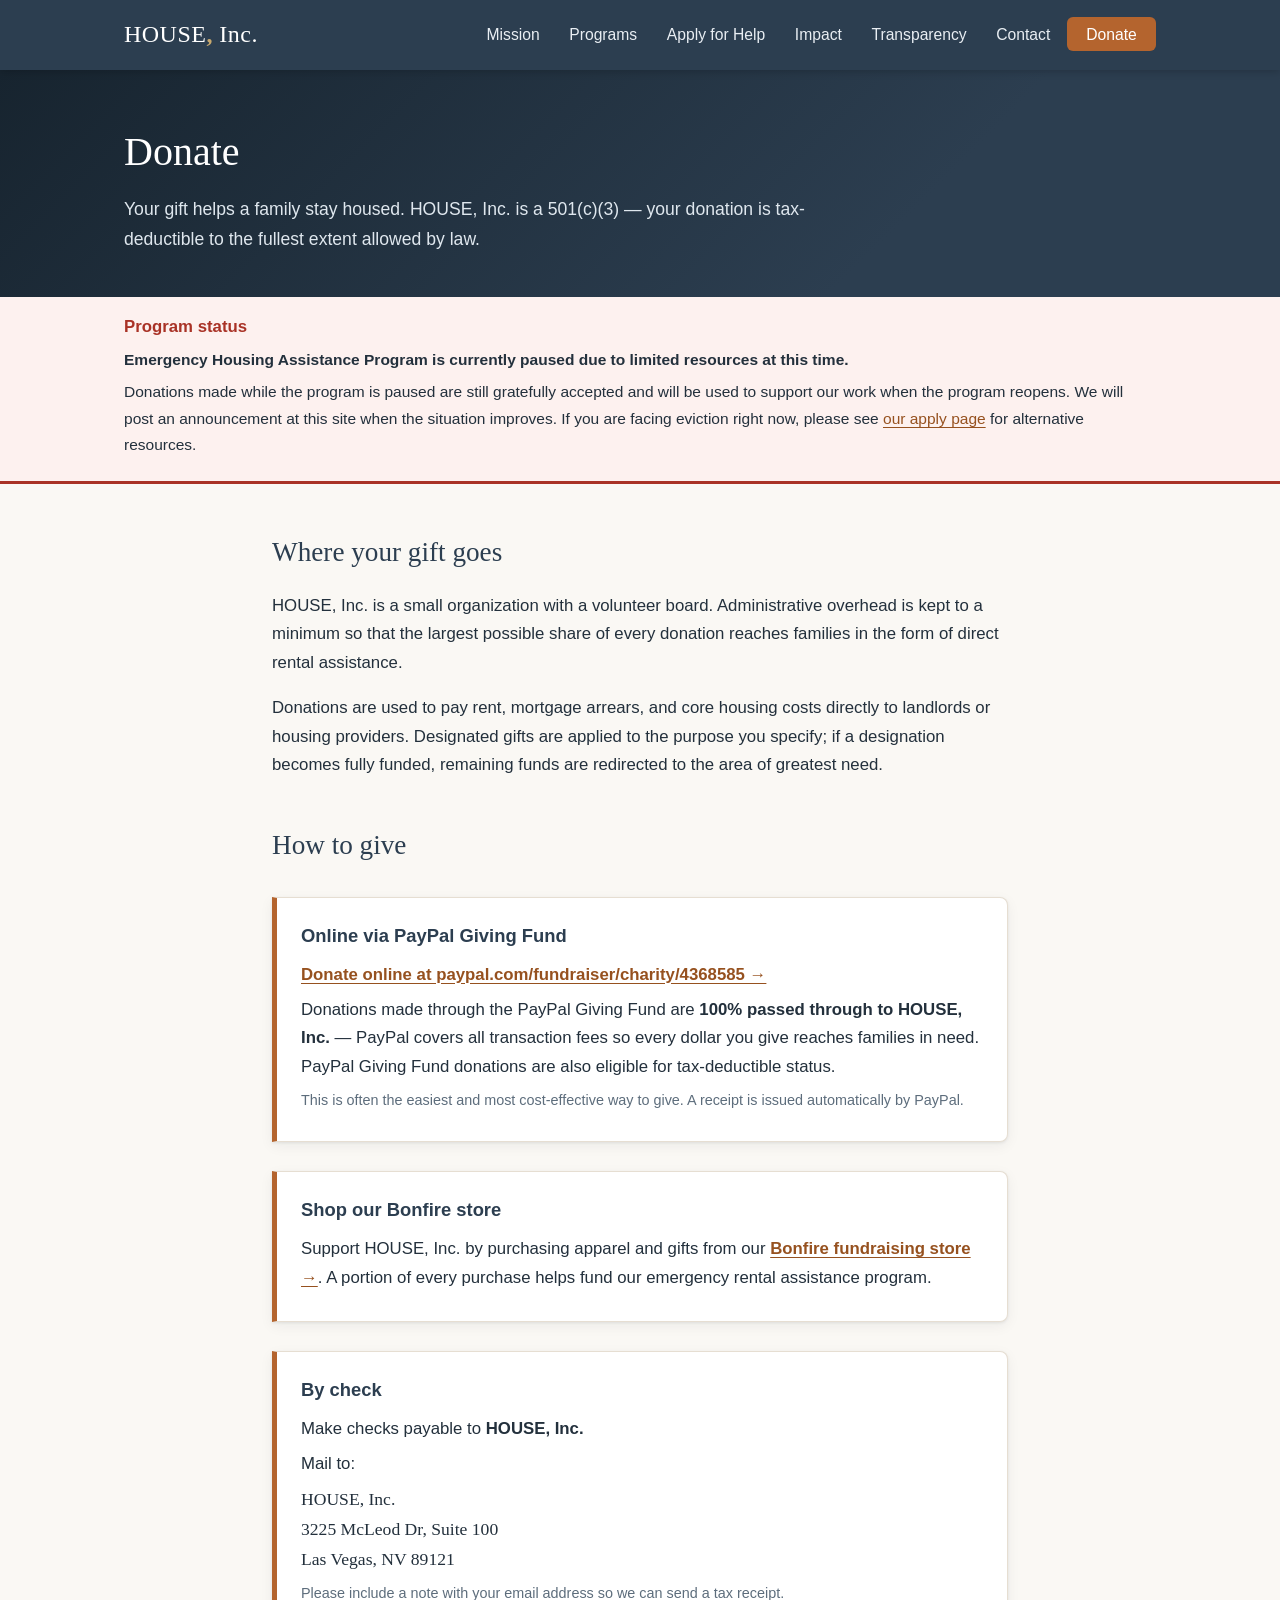
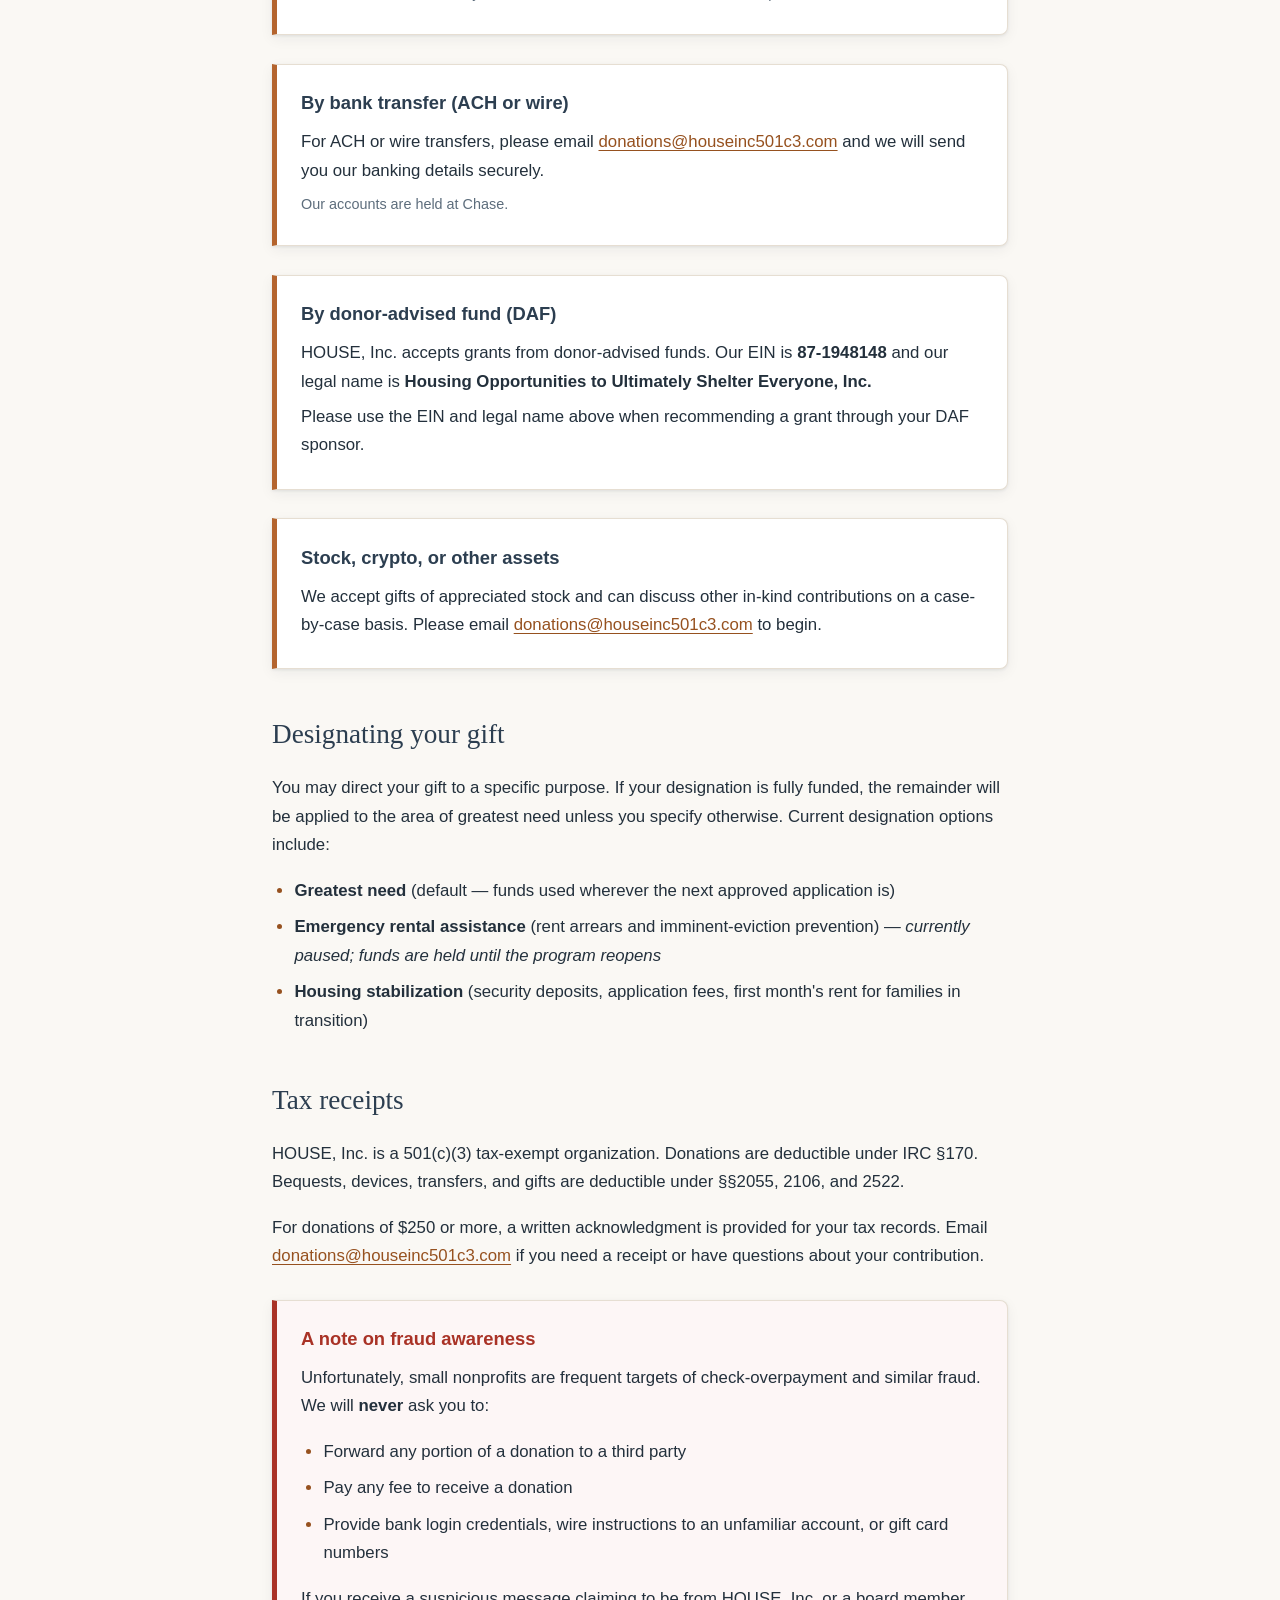
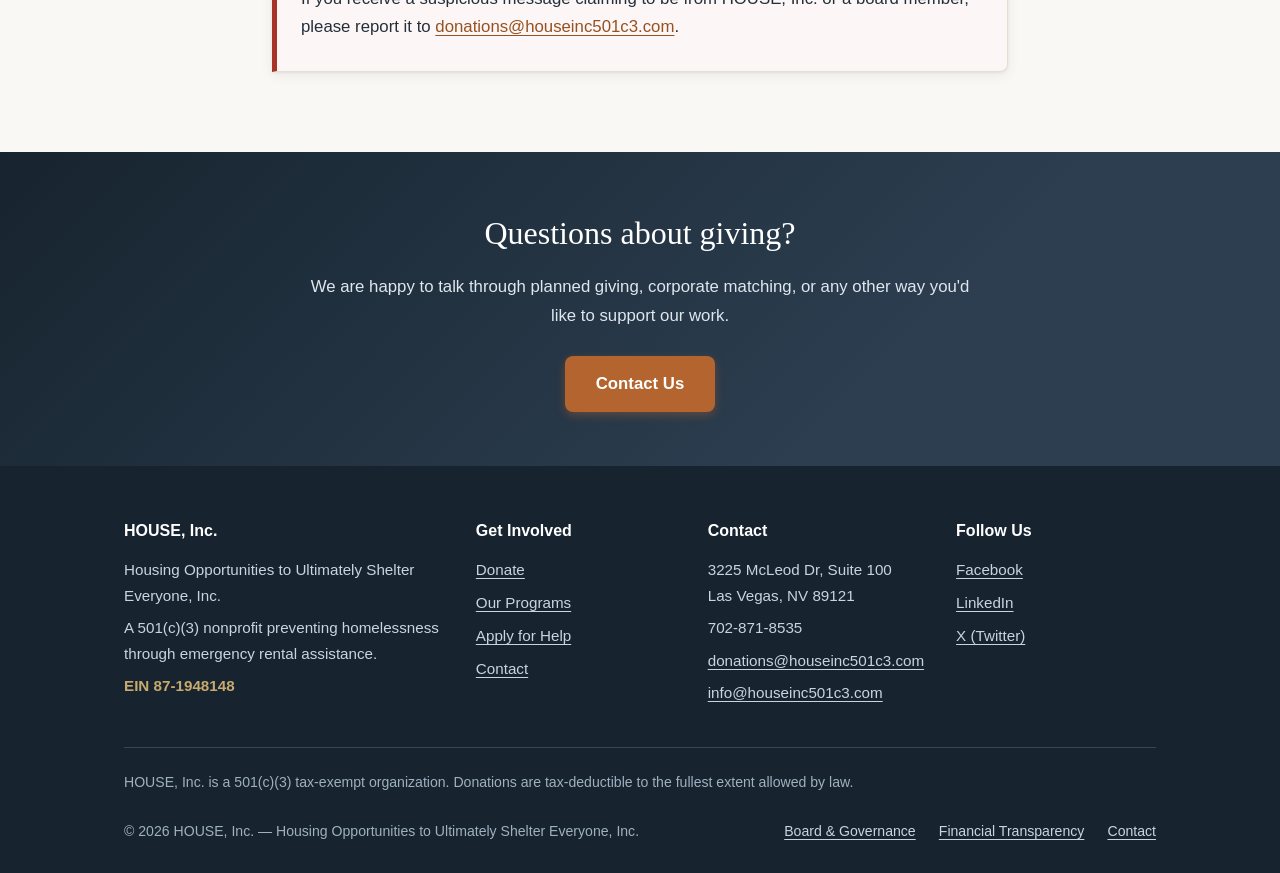
<file: donate/index.html>
<!DOCTYPE html>
<html lang="en">
<head>
 <meta charset="UTF-8">
 <meta name="viewport" content="width=device-width, initial-scale=1.0">
 <title>Donate | HOUSE, Inc.</title>
 <meta name="description" content="Donate to HOUSE, Inc. — a 501(c)(3) preventing homelessness through emergency rental assistance. Your donation is tax-deductible.">
 <link rel="canonical" href="https://houseinc501c3.com/donate/">
 <link rel="icon" type="image/x-icon" href="/favicon.ico">
 <link rel="icon" type="image/png" sizes="32x32" href="/favicon-32x32.png">
 <link rel="icon" type="image/png" sizes="16x16" href="/favicon-16x16.png">
 <link rel="apple-touch-icon" sizes="180x180" href="/apple-touch-icon.png">
 <link rel="manifest" href="/site.webmanifest">
 <meta name="theme-color" content="#2c3e50">
 <meta property="og:title" content="Donate | HOUSE, Inc.">
 <meta property="og:description" content="Donate to HOUSE, Inc. — your tax-deductible gift helps families facing eviction stay in their homes.">
 <meta property="og:type" content="website">
 <meta property="og:image" content="https://houseinc501c3.com/og-image.jpg">
 <meta property="og:url" content="https://houseinc501c3.com/donate/">
 <link rel="stylesheet" href="/style.css">
</head>
<body>
 <a class="skip-link" href="#main">Skip to main content</a>
 <header class="site-header">
  <div class="nav-inner">
   <a href="/" class="nav-logo">HOUSE<strong>,</strong> Inc.</a>
   <input type="checkbox" id="nav-toggle" class="nav-toggle-input">
   <label for="nav-toggle" class="nav-toggle-label" aria-label="Open menu">☰</label>
   <nav class="main-nav" aria-label="Main">
    <ul>
     <li><a href="/mission/">Mission</a></li>
     <li><a href="/programs/">Programs</a></li>
     <li><a href="/apply/">Apply for Help</a></li>
     <li><a href="/stories/">Impact</a></li>
     <li><a href="/transparency/">Transparency</a></li>
     <li><a href="/contact/">Contact</a></li>
     <li><a href="/donate/" class="nav-donate">Donate</a></li>
    </ul>
   </nav>
  </div>
 </header>
 <main id="main">
  <section class="page-header">
   <div class="container">
    <h1>Donate</h1>
    <p>Your gift helps a family stay housed. HOUSE, Inc. is a 501(c)(3) — your donation is tax-deductible to the fullest extent allowed by law.</p>
   </div>
  </section>

  <section class="status-notice" aria-label="Program status">
   <div class="container">
    <h2>Program status</h2>
    <p><strong>Emergency Housing Assistance Program is currently paused due to limited resources at this time.</strong></p>
    <p>Donations made while the program is paused are still gratefully accepted and will be used to support our work when the program reopens. We will post an announcement at this site when the situation improves. If you are facing eviction right now, please see <a href="/apply/">our apply page</a> for alternative resources.</p>
   </div>
  </section>

  <div class="container">
   <div class="page-content">
    <h2>Where your gift goes</h2>
    <p>HOUSE, Inc. is a small organization with a volunteer board. Administrative overhead is kept to a minimum so that the largest possible share of every donation reaches families in the form of direct rental assistance.</p>
    <p>Donations are used to pay rent, mortgage arrears, and core housing costs directly to landlords or housing providers. Designated gifts are applied to the purpose you specify; if a designation becomes fully funded, remaining funds are redirected to the area of greatest need.</p>

    <h2>How to give</h2>

    <div class="callout">
     <h3>Online via PayPal Giving Fund</h3>
     <p><a href="https://www.paypal.com/fundraiser/charity/4368585" rel="noopener" target="_blank"><strong>Donate online at paypal.com/fundraiser/charity/4368585 →</strong></a></p>
     <p>Donations made through the PayPal Giving Fund are <strong>100% passed through to HOUSE, Inc.</strong> — PayPal covers all transaction fees so every dollar you give reaches families in need. PayPal Giving Fund donations are also eligible for tax-deductible status.</p>
     <p class="fine">This is often the easiest and most cost-effective way to give. A receipt is issued automatically by PayPal.</p>
    </div>

    <div class="callout">
     <h3>Shop our Bonfire store</h3>
     <p>Support HOUSE, Inc. by purchasing apparel and gifts from our <a href="https://www.bonfire.com/store/house-inc-fundraiser/" rel="noopener" target="_blank"><strong>Bonfire fundraising store →</strong></a>. A portion of every purchase helps fund our emergency rental assistance program.</p>
    </div>

    <div class="callout">
     <h3>By check</h3>
     <p>Make checks payable to <strong>HOUSE, Inc.</strong></p>
     <p>Mail to:</p>
     <p class="callout-address">
      HOUSE, Inc.<br>
      3225 McLeod Dr, Suite 100<br>
      Las Vegas, NV 89121
     </p>
     <p class="fine">Please include a note with your email address so we can send a tax receipt.</p>
    </div>

    <div class="callout">
     <h3>By bank transfer (ACH or wire)</h3>
     <p>For ACH or wire transfers, please email <a href="mailto:donations@houseinc501c3.com">donations@houseinc501c3.com</a> and we will send you our banking details securely.</p>
     <p class="fine">Our accounts are held at Chase.</p>
    </div>

    <div class="callout">
     <h3>By donor-advised fund (DAF)</h3>
     <p>HOUSE, Inc. accepts grants from donor-advised funds. Our EIN is <strong>87-1948148</strong> and our legal name is <strong>Housing Opportunities to Ultimately Shelter Everyone, Inc.</strong></p>
     <p>Please use the EIN and legal name above when recommending a grant through your DAF sponsor.</p>
    </div>

    <div class="callout">
     <h3>Stock, crypto, or other assets</h3>
     <p>We accept gifts of appreciated stock and can discuss other in-kind contributions on a case-by-case basis. Please email <a href="mailto:donations@houseinc501c3.com">donations@houseinc501c3.com</a> to begin.</p>
    </div>

    <h2>Designating your gift</h2>
    <p>You may direct your gift to a specific purpose. If your designation is fully funded, the remainder will be applied to the area of greatest need unless you specify otherwise. Current designation options include:</p>
    <ul>
     <li><strong>Greatest need</strong> (default — funds used wherever the next approved application is)</li>
     <li><strong>Emergency rental assistance</strong> (rent arrears and imminent-eviction prevention) — <em>currently paused; funds are held until the program reopens</em></li>
     <li><strong>Housing stabilization</strong> (security deposits, application fees, first month's rent for families in transition)</li>
    </ul>

    <h2>Tax receipts</h2>
    <p>HOUSE, Inc. is a 501(c)(3) tax-exempt organization. Donations are deductible under IRC §170. Bequests, devices, transfers, and gifts are deductible under §§2055, 2106, and 2522.</p>
    <p>For donations of $250 or more, a written acknowledgment is provided for your tax records. Email <a href="mailto:donations@houseinc501c3.com">donations@houseinc501c3.com</a> if you need a receipt or have questions about your contribution.</p>

    <div class="callout callout-fraud">
     <h3>A note on fraud awareness</h3>
     <p>Unfortunately, small nonprofits are frequent targets of check-overpayment and similar fraud. We will <strong>never</strong> ask you to:</p>
     <ul>
      <li>Forward any portion of a donation to a third party</li>
      <li>Pay any fee to receive a donation</li>
      <li>Provide bank login credentials, wire instructions to an unfamiliar account, or gift card numbers</li>
     </ul>
     <p>If you receive a suspicious message claiming to be from HOUSE, Inc. or a board member, please report it to <a href="mailto:donations@houseinc501c3.com">donations@houseinc501c3.com</a>.</p>
    </div>
   </div>
  </div>

  <section class="cta-banner">
   <div class="container">
    <h2>Questions about giving?</h2>
    <p>We are happy to talk through planned giving, corporate matching, or any other way you'd like to support our work.</p>
    <a href="/contact/" class="btn-primary">Contact Us</a>
   </div>
  </section>
 </main>
 <footer class="site-footer">
  <div class="container">
   <div class="footer-grid">
    <div>
     <h4>HOUSE, Inc.</h4>
     <p>Housing Opportunities to Ultimately Shelter Everyone, Inc.</p>
     <p>A 501(c)(3) nonprofit preventing homelessness through emergency rental assistance.</p>
     <p class="footer-ein">EIN 87-1948148</p>
    </div>
    <div>
     <h4>Get Involved</h4>
     <ul>
      <li><a href="/donate/">Donate</a></li>
      <li><a href="/programs/">Our Programs</a></li>
      <li><a href="/apply/">Apply for Help</a></li>
      <li><a href="/contact/">Contact</a></li>
     </ul>
    </div>
    <div>
     <h4>Contact</h4>
     <p>3225 McLeod Dr, Suite 100<br>Las Vegas, NV 89121</p>
     <p>702-871-8535</p>
     <p><a href="mailto:donations@houseinc501c3.com">donations@houseinc501c3.com</a></p>
     <p><a href="mailto:info@houseinc501c3.com">info@houseinc501c3.com</a></p>
    </div>
    <div>
     <h4>Follow Us</h4>
     <ul>
      <li><a href="https://www.facebook.com/HOUSE.nonprofit.501c3" rel="noopener" target="_blank">Facebook</a></li>
      <li><a href="https://www.linkedin.com/company/houseinc501c3/" rel="noopener" target="_blank">LinkedIn</a></li>
      <li><a href="https://x.com/HOUSEinc501c3" rel="noopener" target="_blank">X (Twitter)</a></li>
     </ul>
    </div>
   </div>
   <p class="footer-tax">HOUSE, Inc. is a 501(c)(3) tax-exempt organization. Donations are tax-deductible to the fullest extent allowed by law.</p>
   <div class="footer-bottom">
    <span>© 2026 HOUSE, Inc. — Housing Opportunities to Ultimately Shelter Everyone, Inc.</span>
    <nav aria-label="Footer">
     <a href="/board/">Board &amp; Governance</a>
     <a href="/transparency/">Financial Transparency</a>
     <a href="/contact/">Contact</a>
    </nav>
   </div>
  </div>
 </footer>
</body>
</html>
</file>
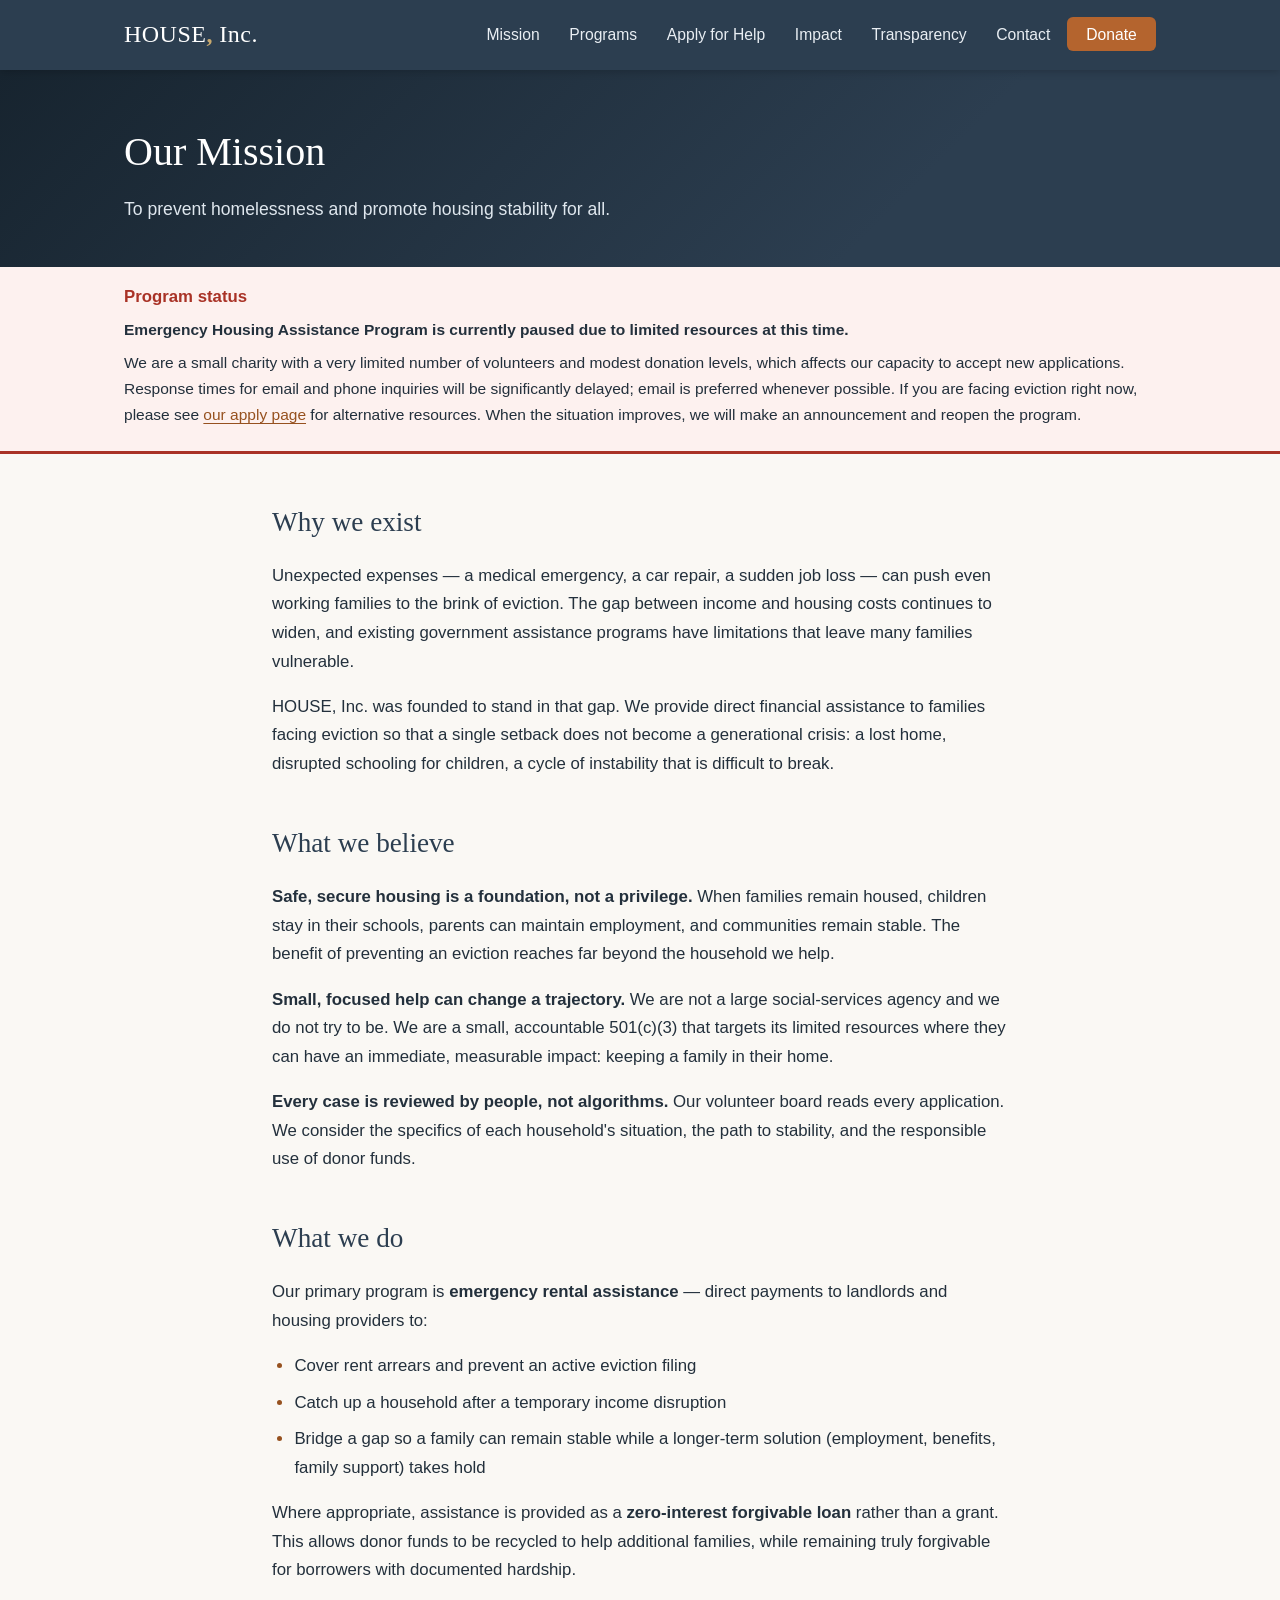
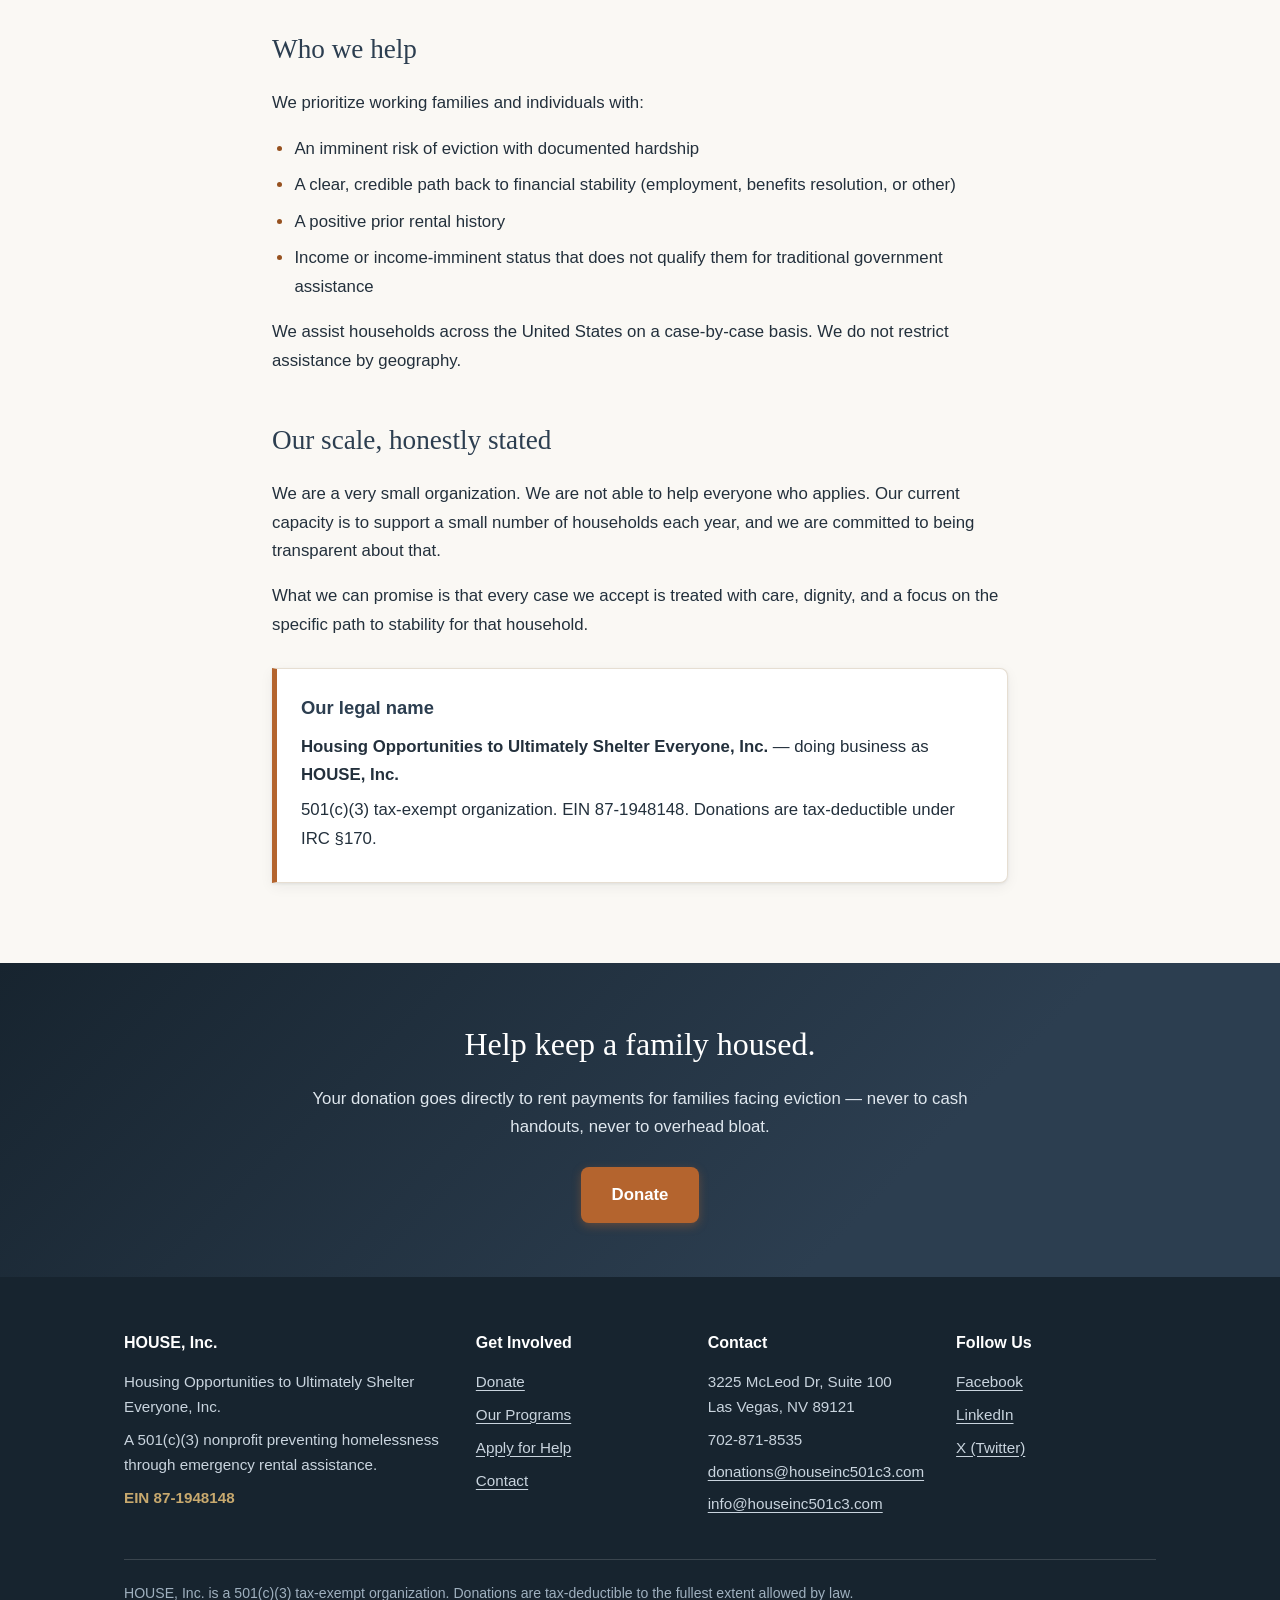
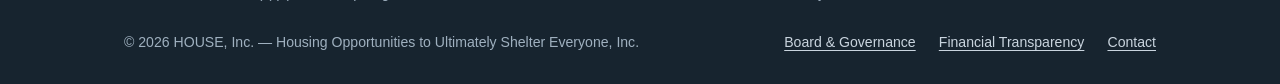
<file: mission/index.html>
<!DOCTYPE html>
<html lang="en">
<head>
 <meta charset="UTF-8">
 <meta name="viewport" content="width=device-width, initial-scale=1.0">
 <title>Our Mission | HOUSE, Inc.</title>
 <meta name="description" content="HOUSE, Inc. exists to prevent homelessness and promote housing stability for all. Learn about our values, history, and approach.">
 <link rel="canonical" href="https://houseinc501c3.com/mission/">
 <link rel="icon" type="image/x-icon" href="/favicon.ico">
 <link rel="icon" type="image/png" sizes="32x32" href="/favicon-32x32.png">
 <link rel="icon" type="image/png" sizes="16x16" href="/favicon-16x16.png">
 <link rel="apple-touch-icon" sizes="180x180" href="/apple-touch-icon.png">
 <link rel="manifest" href="/site.webmanifest">
 <meta name="theme-color" content="#2c3e50">
 <meta property="og:title" content="Our Mission | HOUSE, Inc.">
 <meta property="og:description" content="HOUSE, Inc. exists to prevent homelessness and promote housing stability for all.">
 <meta property="og:type" content="website">
 <meta property="og:image" content="https://houseinc501c3.com/og-image.jpg">
 <meta property="og:url" content="https://houseinc501c3.com/mission/">
 <link rel="stylesheet" href="/style.css">
</head>
<body>
 <a class="skip-link" href="#main">Skip to main content</a>
 <header class="site-header">
  <div class="nav-inner">
   <a href="/" class="nav-logo">HOUSE<strong>,</strong> Inc.</a>
   <input type="checkbox" id="nav-toggle" class="nav-toggle-input">
   <label for="nav-toggle" class="nav-toggle-label" aria-label="Open menu">☰</label>
   <nav class="main-nav" aria-label="Main">
    <ul>
     <li><a href="/mission/">Mission</a></li>
     <li><a href="/programs/">Programs</a></li>
     <li><a href="/apply/">Apply for Help</a></li>
     <li><a href="/stories/">Impact</a></li>
     <li><a href="/transparency/">Transparency</a></li>
     <li><a href="/contact/">Contact</a></li>
     <li><a href="/donate/" class="nav-donate">Donate</a></li>
    </ul>
   </nav>
  </div>
 </header>
 <main id="main">
  <section class="page-header">
   <div class="container">
    <h1>Our Mission</h1>
    <p>To prevent homelessness and promote housing stability for all.</p>
   </div>
  </section>

  <section class="status-notice" aria-label="Program status">
   <div class="container">
    <h2>Program status</h2>
    <p><strong>Emergency Housing Assistance Program is currently paused due to limited resources at this time.</strong></p>
    <p>We are a small charity with a very limited number of volunteers and modest donation levels, which affects our capacity to accept new applications. Response times for email and phone inquiries will be significantly delayed; email is preferred whenever possible. If you are facing eviction right now, please see <a href="/apply/">our apply page</a> for alternative resources. When the situation improves, we will make an announcement and reopen the program.</p>
   </div>
  </section>

  <div class="container">
   <div class="page-content">
    <h2>Why we exist</h2>
    <p>Unexpected expenses — a medical emergency, a car repair, a sudden job loss — can push even working families to the brink of eviction. The gap between income and housing costs continues to widen, and existing government assistance programs have limitations that leave many families vulnerable.</p>
    <p>HOUSE, Inc. was founded to stand in that gap. We provide direct financial assistance to families facing eviction so that a single setback does not become a generational crisis: a lost home, disrupted schooling for children, a cycle of instability that is difficult to break.</p>

    <h2>What we believe</h2>
    <p><strong>Safe, secure housing is a foundation, not a privilege.</strong> When families remain housed, children stay in their schools, parents can maintain employment, and communities remain stable. The benefit of preventing an eviction reaches far beyond the household we help.</p>
    <p><strong>Small, focused help can change a trajectory.</strong> We are not a large social-services agency and we do not try to be. We are a small, accountable 501(c)(3) that targets its limited resources where they can have an immediate, measurable impact: keeping a family in their home.</p>
    <p><strong>Every case is reviewed by people, not algorithms.</strong> Our volunteer board reads every application. We consider the specifics of each household's situation, the path to stability, and the responsible use of donor funds.</p>

    <h2>What we do</h2>
    <p>Our primary program is <strong>emergency rental assistance</strong> — direct payments to landlords and housing providers to:</p>
    <ul>
     <li>Cover rent arrears and prevent an active eviction filing</li>
     <li>Catch up a household after a temporary income disruption</li>
     <li>Bridge a gap so a family can remain stable while a longer-term solution (employment, benefits, family support) takes hold</li>
    </ul>
    <p>Where appropriate, assistance is provided as a <strong>zero-interest forgivable loan</strong> rather than a grant. This allows donor funds to be recycled to help additional families, while remaining truly forgivable for borrowers with documented hardship.</p>

    <h2>Who we help</h2>
    <p>We prioritize working families and individuals with:</p>
    <ul>
     <li>An imminent risk of eviction with documented hardship</li>
     <li>A clear, credible path back to financial stability (employment, benefits resolution, or other)</li>
     <li>A positive prior rental history</li>
     <li>Income or income-imminent status that does not qualify them for traditional government assistance</li>
    </ul>
    <p>We assist households across the United States on a case-by-case basis. We do not restrict assistance by geography.</p>

    <h2>Our scale, honestly stated</h2>
    <p>We are a very small organization. We are not able to help everyone who applies. Our current capacity is to support a small number of households each year, and we are committed to being transparent about that.</p>
    <p>What we can promise is that every case we accept is treated with care, dignity, and a focus on the specific path to stability for that household.</p>

    <div class="callout">
     <h3>Our legal name</h3>
     <p><strong>Housing Opportunities to Ultimately Shelter Everyone, Inc.</strong> — doing business as <strong>HOUSE, Inc.</strong></p>
     <p>501(c)(3) tax-exempt organization. EIN 87-1948148. Donations are tax-deductible under IRC §170.</p>
    </div>
   </div>
  </div>

  <section class="cta-banner">
   <div class="container">
    <h2>Help keep a family housed.</h2>
    <p>Your donation goes directly to rent payments for families facing eviction — never to cash handouts, never to overhead bloat.</p>
    <a href="/donate/" class="btn-primary">Donate</a>
   </div>
  </section>
 </main>
 <footer class="site-footer">
  <div class="container">
   <div class="footer-grid">
    <div>
     <h4>HOUSE, Inc.</h4>
     <p>Housing Opportunities to Ultimately Shelter Everyone, Inc.</p>
     <p>A 501(c)(3) nonprofit preventing homelessness through emergency rental assistance.</p>
     <p class="footer-ein">EIN 87-1948148</p>
    </div>
    <div>
     <h4>Get Involved</h4>
     <ul>
      <li><a href="/donate/">Donate</a></li>
      <li><a href="/programs/">Our Programs</a></li>
      <li><a href="/apply/">Apply for Help</a></li>
      <li><a href="/contact/">Contact</a></li>
     </ul>
    </div>
    <div>
     <h4>Contact</h4>
     <p>3225 McLeod Dr, Suite 100<br>Las Vegas, NV 89121</p>
     <p>702-871-8535</p>
     <p><a href="mailto:donations@houseinc501c3.com">donations@houseinc501c3.com</a></p>
     <p><a href="mailto:info@houseinc501c3.com">info@houseinc501c3.com</a></p>
    </div>
    <div>
     <h4>Follow Us</h4>
     <ul>
      <li><a href="https://www.facebook.com/HOUSE.nonprofit.501c3" rel="noopener" target="_blank">Facebook</a></li>
      <li><a href="https://www.linkedin.com/company/houseinc501c3/" rel="noopener" target="_blank">LinkedIn</a></li>
      <li><a href="https://x.com/HOUSEinc501c3" rel="noopener" target="_blank">X (Twitter)</a></li>
     </ul>
    </div>
   </div>
   <p class="footer-tax">HOUSE, Inc. is a 501(c)(3) tax-exempt organization. Donations are tax-deductible to the fullest extent allowed by law.</p>
   <div class="footer-bottom">
    <span>© 2026 HOUSE, Inc. — Housing Opportunities to Ultimately Shelter Everyone, Inc.</span>
    <nav aria-label="Footer">
     <a href="/board/">Board &amp; Governance</a>
     <a href="/transparency/">Financial Transparency</a>
     <a href="/contact/">Contact</a>
    </nav>
   </div>
  </div>
 </footer>
</body>
</html>
</file>
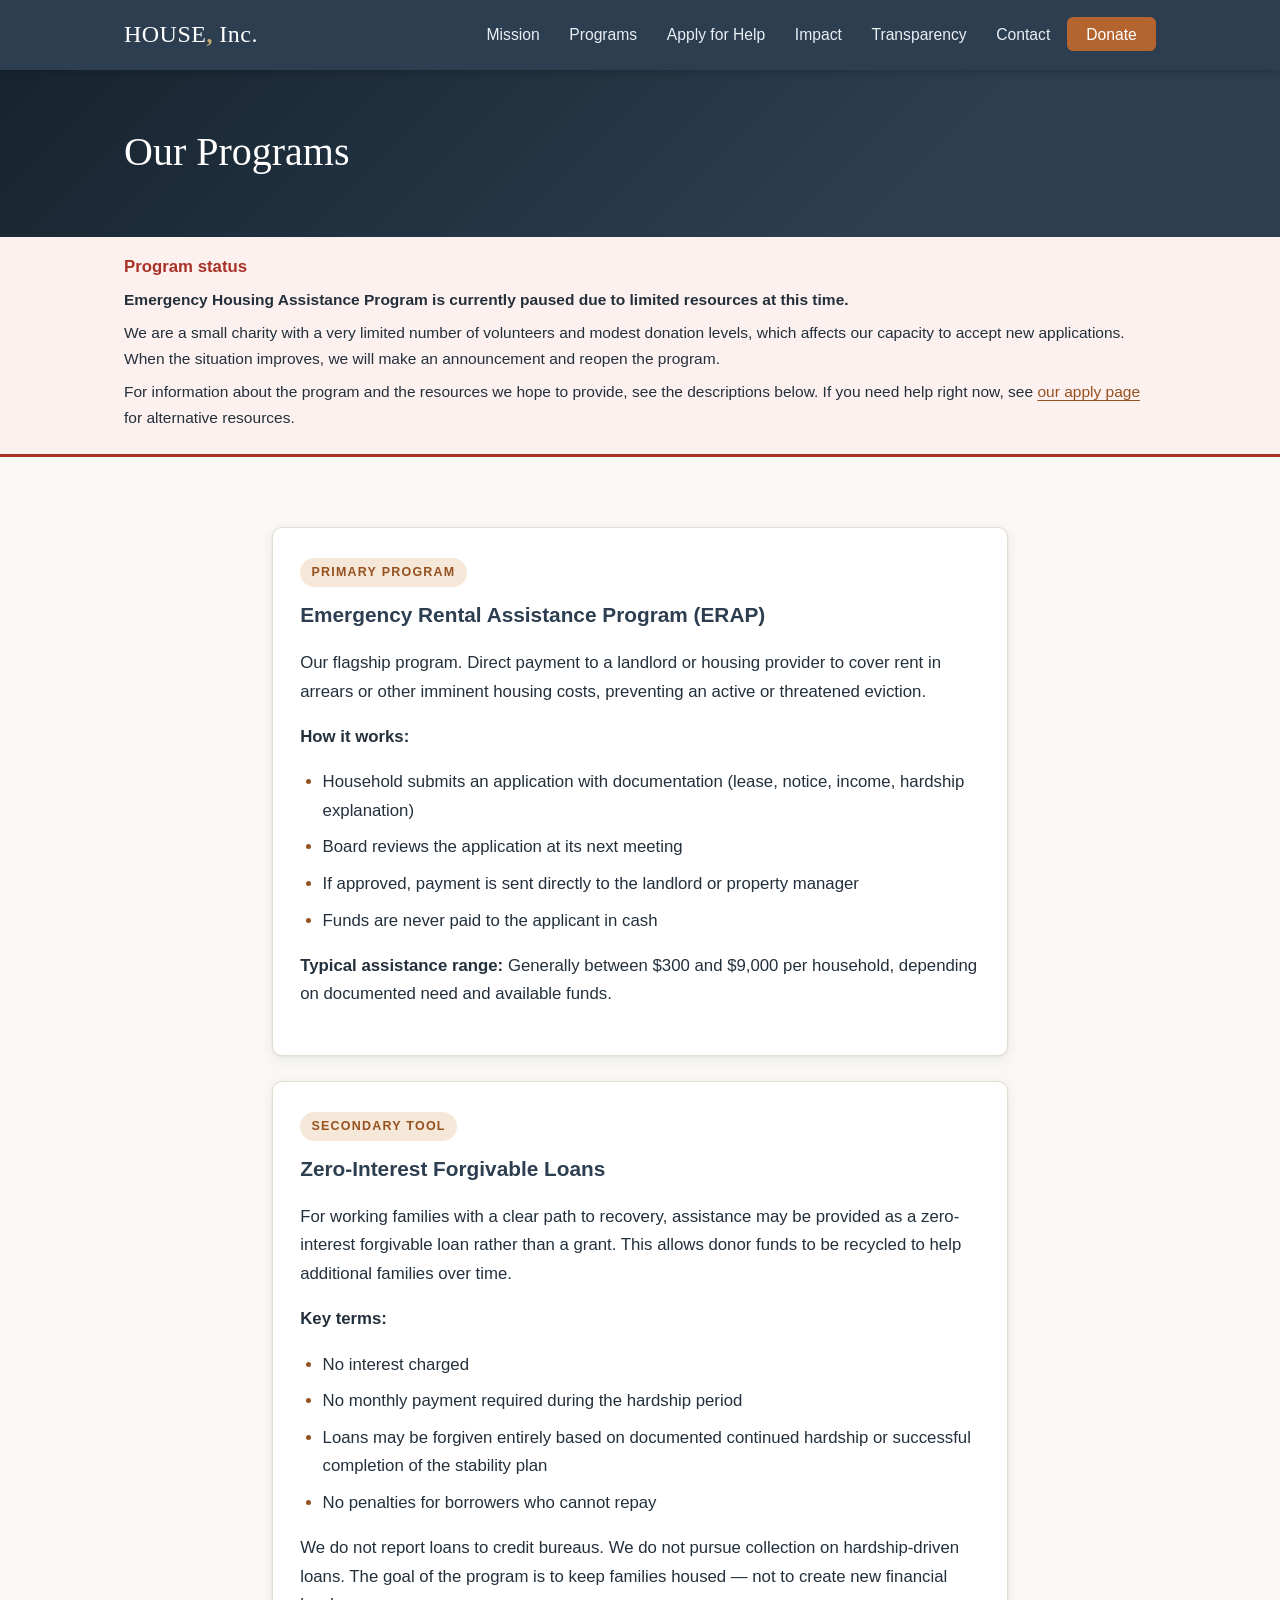
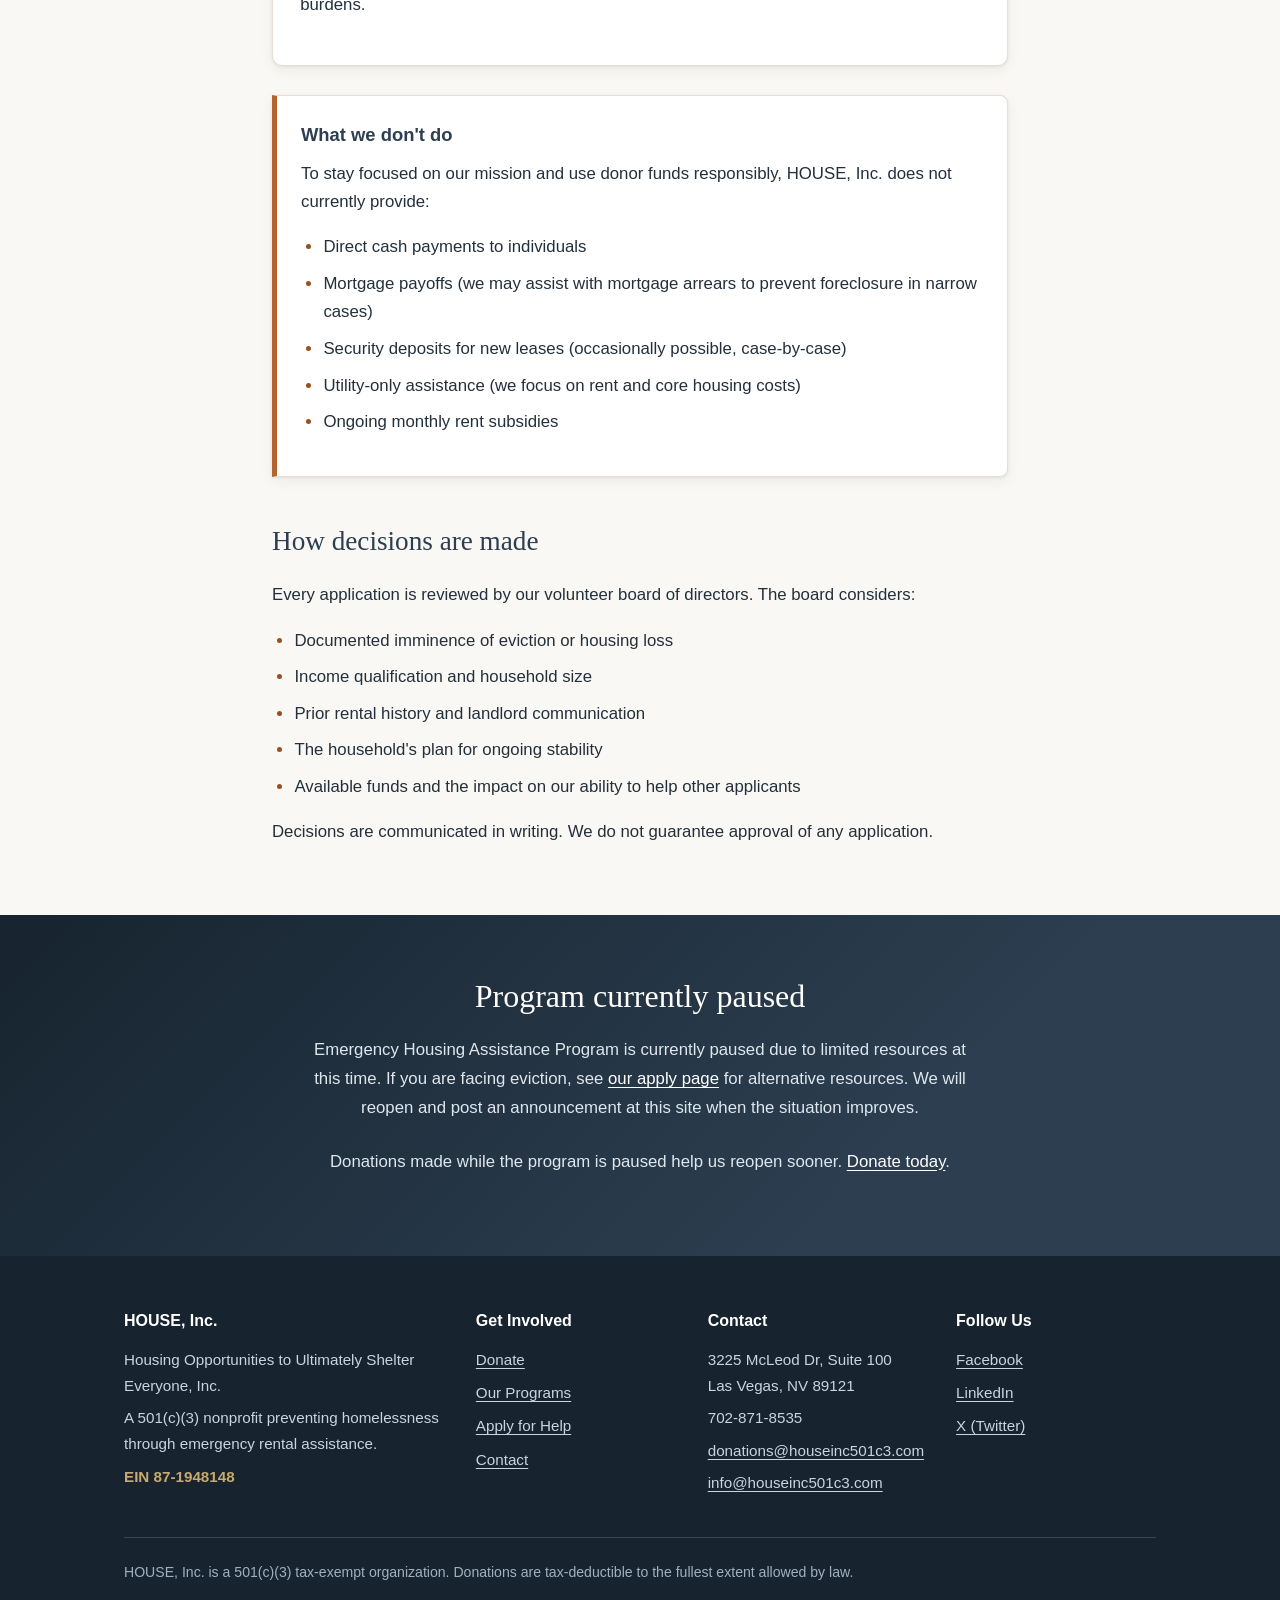
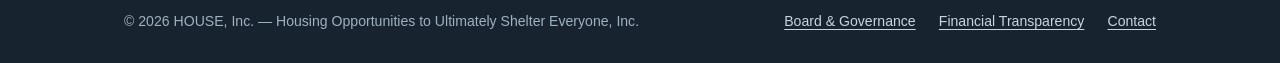
<file: programs/index.html>
<!DOCTYPE html>
<html lang="en">
<head>
 <meta charset="UTF-8">
 <meta name="viewport" content="width=device-width, initial-scale=1.0">
 <title>Programs | HOUSE, Inc.</title>
 <meta name="description" content="HOUSE, Inc.'s Emergency Housing Assistance Program is currently paused due to limited resources at this time.">
 <link rel="canonical" href="https://houseinc501c3.com/programs/">
 <link rel="icon" type="image/x-icon" href="/favicon.ico">
 <link rel="icon" type="image/png" sizes="32x32" href="/favicon-32x32.png">
 <link rel="icon" type="image/png" sizes="16x16" href="/favicon-16x16.png">
 <link rel="apple-touch-icon" sizes="180x180" href="/apple-touch-icon.png">
 <link rel="manifest" href="/site.webmanifest">
 <meta name="theme-color" content="#2c3e50">
 <meta property="og:title" content="Programs | HOUSE, Inc.">
 <meta property="og:description" content="HOUSE, Inc.'s Emergency Housing Assistance Program is currently paused due to limited resources at this time.">
 <meta property="og:type" content="website">
 <meta property="og:image" content="https://houseinc501c3.com/og-image.jpg">
 <meta property="og:url" content="https://houseinc501c3.com/programs/">
 <link rel="stylesheet" href="/style.css">
</head>
<body>
 <a class="skip-link" href="#main">Skip to main content</a>
 <header class="site-header">
  <div class="nav-inner">
   <a href="/" class="nav-logo">HOUSE<strong>,</strong> Inc.</a>
   <input type="checkbox" id="nav-toggle" class="nav-toggle-input">
   <label for="nav-toggle" class="nav-toggle-label" aria-label="Open menu">☰</label>
   <nav class="main-nav" aria-label="Main">
    <ul>
     <li><a href="/mission/">Mission</a></li>
     <li><a href="/programs/">Programs</a></li>
     <li><a href="/apply/">Apply for Help</a></li>
     <li><a href="/stories/">Impact</a></li>
     <li><a href="/transparency/">Transparency</a></li>
     <li><a href="/contact/">Contact</a></li>
     <li><a href="/donate/" class="nav-donate">Donate</a></li>
    </ul>
   </nav>
  </div>
 </header>
 <main id="main">
  <section class="page-header">
   <div class="container">
    <h1>Our Programs</h1>
   </div>
  </section>

  <section class="status-notice" aria-label="Program status">
   <div class="container">
    <h2>Program status</h2>
    <p><strong>Emergency Housing Assistance Program is currently paused due to limited resources at this time.</strong></p>
    <p>We are a small charity with a very limited number of volunteers and modest donation levels, which affects our capacity to accept new applications. When the situation improves, we will make an announcement and reopen the program.</p>
    <p>For information about the program and the resources we hope to provide, see the descriptions below. If you need help right now, see <a href="/apply/">our apply page</a> for alternative resources.</p>
   </div>
  </section>

  <div class="container">
   <div class="page-content">
    <div class="program-card">
     <span class="program-tag">Primary Program</span>
     <h3>Emergency Rental Assistance Program (ERAP)</h3>
     <p>Our flagship program. Direct payment to a landlord or housing provider to cover rent in arrears or other imminent housing costs, preventing an active or threatened eviction.</p>
     <p><strong>How it works:</strong></p>
     <ul>
      <li>Household submits an application with documentation (lease, notice, income, hardship explanation)</li>
      <li>Board reviews the application at its next meeting</li>
      <li>If approved, payment is sent directly to the landlord or property manager</li>
      <li>Funds are never paid to the applicant in cash</li>
     </ul>
     <p><strong>Typical assistance range:</strong> Generally between $300 and $9,000 per household, depending on documented need and available funds.</p>
    </div>

    <div class="program-card">
     <span class="program-tag">Secondary Tool</span>
     <h3>Zero-Interest Forgivable Loans</h3>
     <p>For working families with a clear path to recovery, assistance may be provided as a zero-interest forgivable loan rather than a grant. This allows donor funds to be recycled to help additional families over time.</p>
     <p><strong>Key terms:</strong></p>
     <ul>
      <li>No interest charged</li>
      <li>No monthly payment required during the hardship period</li>
      <li>Loans may be forgiven entirely based on documented continued hardship or successful completion of the stability plan</li>
      <li>No penalties for borrowers who cannot repay</li>
     </ul>
     <p>We do not report loans to credit bureaus. We do not pursue collection on hardship-driven loans. The goal of the program is to keep families housed — not to create new financial burdens.</p>
    </div>

    <div class="callout">
     <h3>What we don't do</h3>
     <p>To stay focused on our mission and use donor funds responsibly, HOUSE, Inc. does not currently provide:</p>
     <ul>
      <li>Direct cash payments to individuals</li>
      <li>Mortgage payoffs (we may assist with mortgage arrears to prevent foreclosure in narrow cases)</li>
      <li>Security deposits for new leases (occasionally possible, case-by-case)</li>
      <li>Utility-only assistance (we focus on rent and core housing costs)</li>
      <li>Ongoing monthly rent subsidies</li>
     </ul>
    </div>

    <h2>How decisions are made</h2>
    <p>Every application is reviewed by our volunteer board of directors. The board considers:</p>
    <ul>
     <li>Documented imminence of eviction or housing loss</li>
     <li>Income qualification and household size</li>
     <li>Prior rental history and landlord communication</li>
     <li>The household's plan for ongoing stability</li>
     <li>Available funds and the impact on our ability to help other applicants</li>
    </ul>
    <p>Decisions are communicated in writing. We do not guarantee approval of any application.</p>
   </div>
  </div>

  <section class="cta-banner">
   <div class="container">
    <h2>Program currently paused</h2>
    <p>Emergency Housing Assistance Program is currently paused due to limited resources at this time. If you are facing eviction, see <a class="plain-link" href="/apply/">our apply page</a> for alternative resources. We will reopen and post an announcement at this site when the situation improves.</p>
    <p>Donations made while the program is paused help us reopen sooner. <a class="plain-link" href="/donate/">Donate today</a>.</p>
   </div>
  </section>
 </main>
 <footer class="site-footer">
  <div class="container">
   <div class="footer-grid">
    <div>
     <h4>HOUSE, Inc.</h4>
     <p>Housing Opportunities to Ultimately Shelter Everyone, Inc.</p>
     <p>A 501(c)(3) nonprofit preventing homelessness through emergency rental assistance.</p>
     <p class="footer-ein">EIN 87-1948148</p>
    </div>
    <div>
     <h4>Get Involved</h4>
     <ul>
      <li><a href="/donate/">Donate</a></li>
      <li><a href="/programs/">Our Programs</a></li>
      <li><a href="/apply/">Apply for Help</a></li>
      <li><a href="/contact/">Contact</a></li>
     </ul>
    </div>
    <div>
     <h4>Contact</h4>
     <p>3225 McLeod Dr, Suite 100<br>Las Vegas, NV 89121</p>
     <p>702-871-8535</p>
     <p><a href="mailto:donations@houseinc501c3.com">donations@houseinc501c3.com</a></p>
     <p><a href="mailto:info@houseinc501c3.com">info@houseinc501c3.com</a></p>
    </div>
    <div>
     <h4>Follow Us</h4>
     <ul>
      <li><a href="https://www.facebook.com/HOUSE.nonprofit.501c3" rel="noopener" target="_blank">Facebook</a></li>
      <li><a href="https://www.linkedin.com/company/houseinc501c3/" rel="noopener" target="_blank">LinkedIn</a></li>
      <li><a href="https://x.com/HOUSEinc501c3" rel="noopener" target="_blank">X (Twitter)</a></li>
     </ul>
    </div>
   </div>
   <p class="footer-tax">HOUSE, Inc. is a 501(c)(3) tax-exempt organization. Donations are tax-deductible to the fullest extent allowed by law.</p>
   <div class="footer-bottom">
    <span>© 2026 HOUSE, Inc. — Housing Opportunities to Ultimately Shelter Everyone, Inc.</span>
    <nav aria-label="Footer">
     <a href="/board/">Board &amp; Governance</a>
     <a href="/transparency/">Financial Transparency</a>
     <a href="/contact/">Contact</a>
    </nav>
   </div>
  </div>
 </footer>
</body>
</html>
</file>
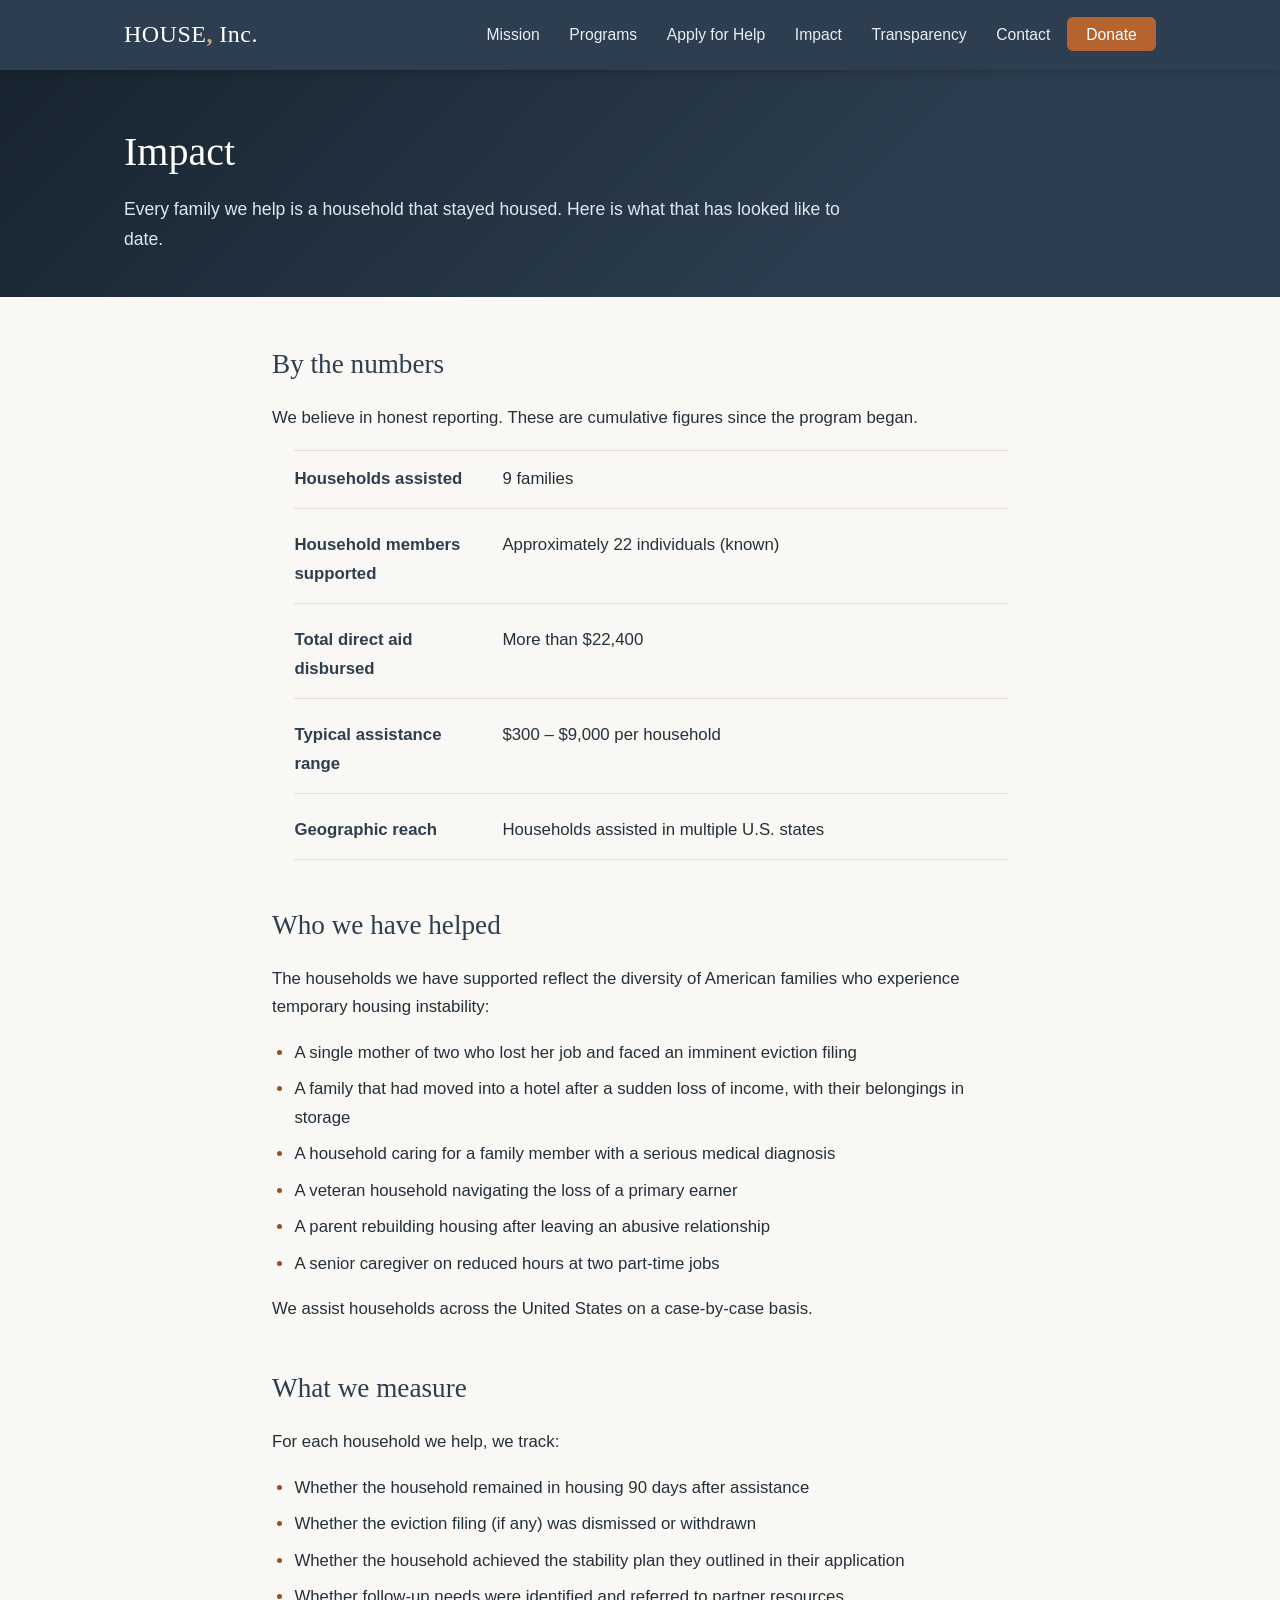
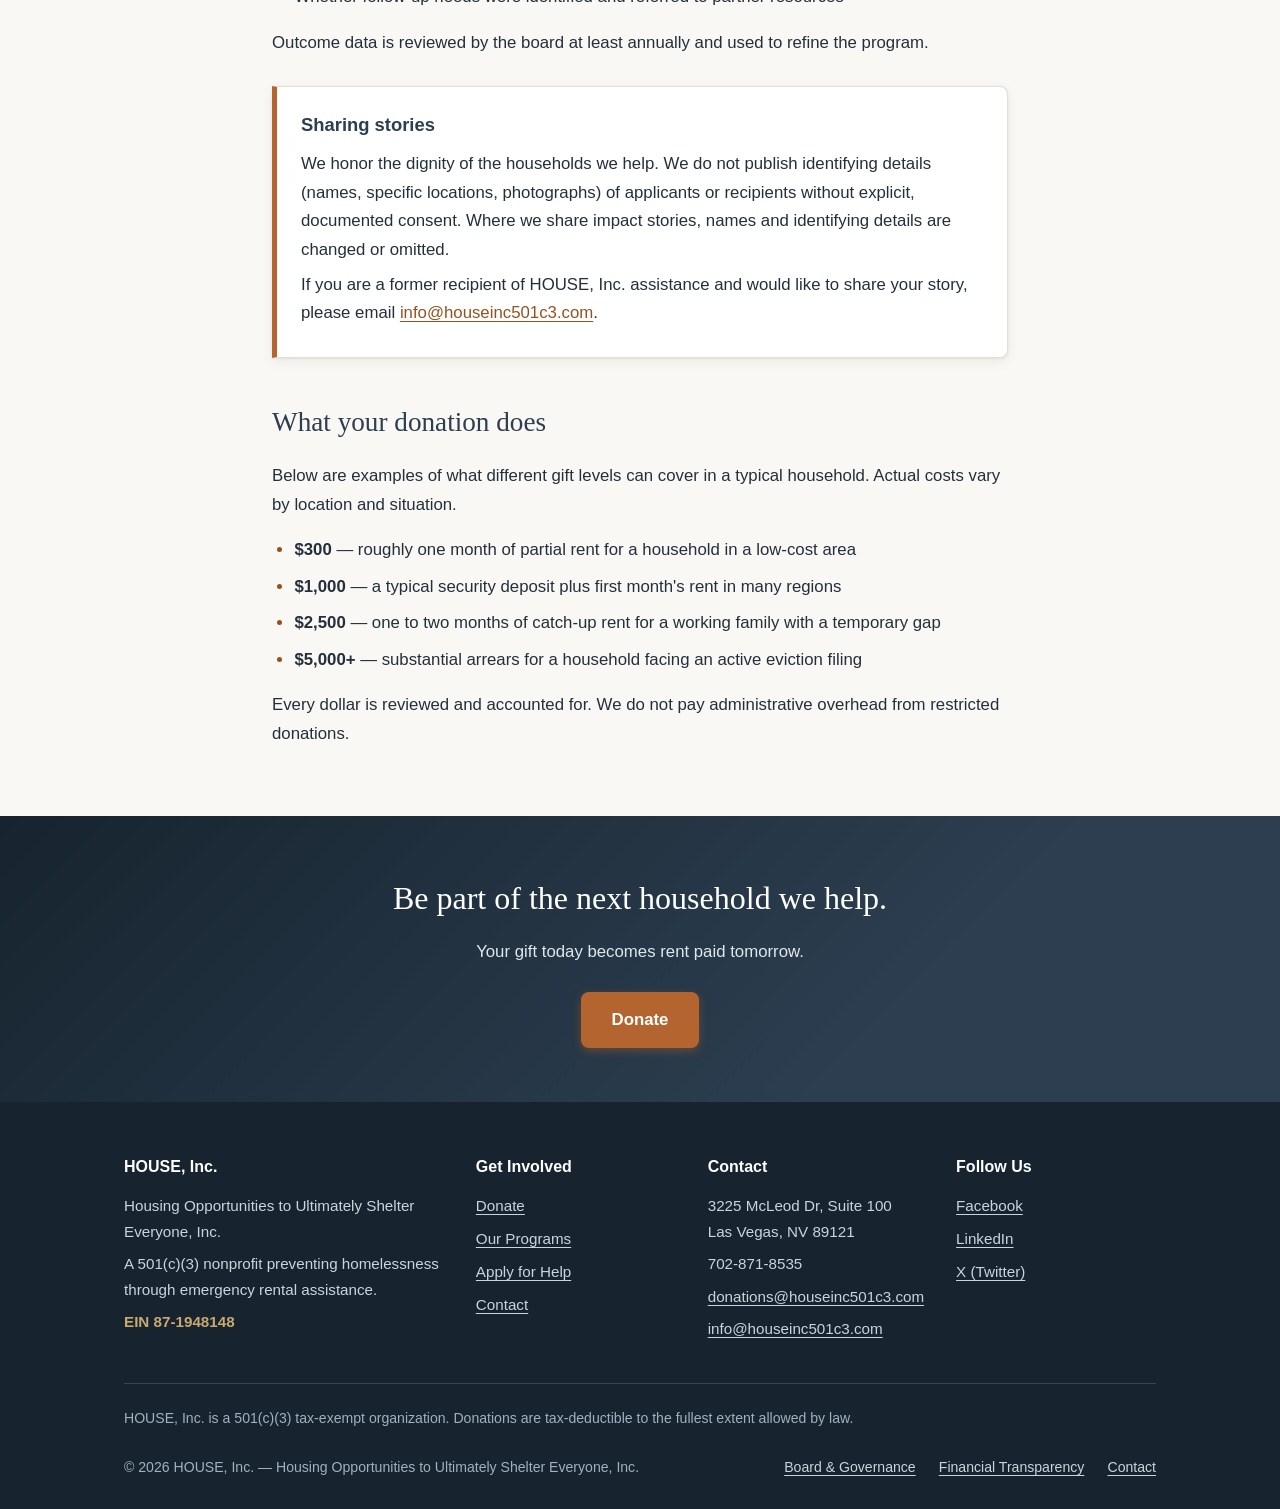
<file: stories/index.html>
<!DOCTYPE html>
<html lang="en">
<head>
 <meta charset="UTF-8">
 <meta name="viewport" content="width=device-width, initial-scale=1.0">
 <title>Impact | HOUSE, Inc.</title>
 <meta name="description" content="The impact of HOUSE, Inc.'s emergency rental assistance program — households helped, funds disbursed, and stories of stability.">
 <link rel="canonical" href="https://houseinc501c3.com/stories/">
 <link rel="icon" type="image/x-icon" href="/favicon.ico">
 <link rel="icon" type="image/png" sizes="32x32" href="/favicon-32x32.png">
 <link rel="icon" type="image/png" sizes="16x16" href="/favicon-16x16.png">
 <link rel="apple-touch-icon" sizes="180x180" href="/apple-touch-icon.png">
 <link rel="manifest" href="/site.webmanifest">
 <meta name="theme-color" content="#2c3e50">
 <meta property="og:title" content="Impact | HOUSE, Inc.">
 <meta property="og:description" content="The impact of HOUSE, Inc.'s emergency rental assistance program.">
 <meta property="og:type" content="website">
 <meta property="og:image" content="https://houseinc501c3.com/og-image.jpg">
 <meta property="og:url" content="https://houseinc501c3.com/stories/">
 <link rel="stylesheet" href="/style.css">
</head>
<body>
 <a class="skip-link" href="#main">Skip to main content</a>
 <header class="site-header">
  <div class="nav-inner">
   <a href="/" class="nav-logo">HOUSE<strong>,</strong> Inc.</a>
   <input type="checkbox" id="nav-toggle" class="nav-toggle-input">
   <label for="nav-toggle" class="nav-toggle-label" aria-label="Open menu">☰</label>
   <nav class="main-nav" aria-label="Main">
    <ul>
     <li><a href="/mission/">Mission</a></li>
     <li><a href="/programs/">Programs</a></li>
     <li><a href="/apply/">Apply for Help</a></li>
     <li><a href="/stories/">Impact</a></li>
     <li><a href="/transparency/">Transparency</a></li>
     <li><a href="/contact/">Contact</a></li>
     <li><a href="/donate/" class="nav-donate">Donate</a></li>
    </ul>
   </nav>
  </div>
 </header>
 <main id="main">
  <section class="page-header">
   <div class="container">
    <h1>Impact</h1>
    <p>Every family we help is a household that stayed housed. Here is what that has looked like to date.</p>
   </div>
  </section>

  <div class="container">
   <div class="page-content">
    <h2>By the numbers</h2>
    <p>We believe in honest reporting. These are cumulative figures since the program began.</p>
    <ul class="info-list">
     <li>
      <span class="label">Households assisted</span>
      <span class="value">9 families</span>
     </li>
     <li>
      <span class="label">Household members supported</span>
      <span class="value">Approximately 22 individuals (known)</span>
     </li>
     <li>
      <span class="label">Total direct aid disbursed</span>
      <span class="value">More than $22,400</span>
     </li>
     <li>
      <span class="label">Typical assistance range</span>
      <span class="value">$300 – $9,000 per household</span>
     </li>
     <li>
      <span class="label">Geographic reach</span>
      <span class="value">Households assisted in multiple U.S. states</span>
     </li>
    </ul>

    <h2>Who we have helped</h2>
    <p>The households we have supported reflect the diversity of American families who experience temporary housing instability:</p>
    <ul>
     <li>A single mother of two who lost her job and faced an imminent eviction filing</li>
     <li>A family that had moved into a hotel after a sudden loss of income, with their belongings in storage</li>
     <li>A household caring for a family member with a serious medical diagnosis</li>
     <li>A veteran household navigating the loss of a primary earner</li>
     <li>A parent rebuilding housing after leaving an abusive relationship</li>
     <li>A senior caregiver on reduced hours at two part-time jobs</li>
    </ul>
    <p>We assist households across the United States on a case-by-case basis.</p>

    <h2>What we measure</h2>
    <p>For each household we help, we track:</p>
    <ul>
     <li>Whether the household remained in housing 90 days after assistance</li>
     <li>Whether the eviction filing (if any) was dismissed or withdrawn</li>
     <li>Whether the household achieved the stability plan they outlined in their application</li>
     <li>Whether follow-up needs were identified and referred to partner resources</li>
    </ul>
    <p>Outcome data is reviewed by the board at least annually and used to refine the program.</p>

    <div class="callout">
     <h3>Sharing stories</h3>
     <p>We honor the dignity of the households we help. We do not publish identifying details (names, specific locations, photographs) of applicants or recipients without explicit, documented consent. Where we share impact stories, names and identifying details are changed or omitted.</p>
     <p>If you are a former recipient of HOUSE, Inc. assistance and would like to share your story, please email <a href="mailto:info@houseinc501c3.com">info@houseinc501c3.com</a>.</p>
    </div>

    <h2>What your donation does</h2>
    <p>Below are examples of what different gift levels can cover in a typical household. Actual costs vary by location and situation.</p>
    <ul>
     <li><strong>$300</strong> — roughly one month of partial rent for a household in a low-cost area</li>
     <li><strong>$1,000</strong> — a typical security deposit plus first month's rent in many regions</li>
     <li><strong>$2,500</strong> — one to two months of catch-up rent for a working family with a temporary gap</li>
     <li><strong>$5,000+</strong> — substantial arrears for a household facing an active eviction filing</li>
    </ul>
    <p>Every dollar is reviewed and accounted for. We do not pay administrative overhead from restricted donations.</p>
   </div>
  </div>

  <section class="cta-banner">
   <div class="container">
    <h2>Be part of the next household we help.</h2>
    <p>Your gift today becomes rent paid tomorrow.</p>
    <a href="/donate/" class="btn-primary">Donate</a>
   </div>
  </section>
 </main>
 <footer class="site-footer">
  <div class="container">
   <div class="footer-grid">
    <div>
     <h4>HOUSE, Inc.</h4>
     <p>Housing Opportunities to Ultimately Shelter Everyone, Inc.</p>
     <p>A 501(c)(3) nonprofit preventing homelessness through emergency rental assistance.</p>
     <p class="footer-ein">EIN 87-1948148</p>
    </div>
    <div>
     <h4>Get Involved</h4>
     <ul>
      <li><a href="/donate/">Donate</a></li>
      <li><a href="/programs/">Our Programs</a></li>
      <li><a href="/apply/">Apply for Help</a></li>
      <li><a href="/contact/">Contact</a></li>
     </ul>
    </div>
    <div>
     <h4>Contact</h4>
     <p>3225 McLeod Dr, Suite 100<br>Las Vegas, NV 89121</p>
     <p>702-871-8535</p>
     <p><a href="mailto:donations@houseinc501c3.com">donations@houseinc501c3.com</a></p>
     <p><a href="mailto:info@houseinc501c3.com">info@houseinc501c3.com</a></p>
    </div>
    <div>
     <h4>Follow Us</h4>
     <ul>
      <li><a href="https://www.facebook.com/HOUSE.nonprofit.501c3" rel="noopener" target="_blank">Facebook</a></li>
      <li><a href="https://www.linkedin.com/company/houseinc501c3/" rel="noopener" target="_blank">LinkedIn</a></li>
      <li><a href="https://x.com/HOUSEinc501c3" rel="noopener" target="_blank">X (Twitter)</a></li>
     </ul>
    </div>
   </div>
   <p class="footer-tax">HOUSE, Inc. is a 501(c)(3) tax-exempt organization. Donations are tax-deductible to the fullest extent allowed by law.</p>
   <div class="footer-bottom">
    <span>© 2026 HOUSE, Inc. — Housing Opportunities to Ultimately Shelter Everyone, Inc.</span>
    <nav aria-label="Footer">
     <a href="/board/">Board &amp; Governance</a>
     <a href="/transparency/">Financial Transparency</a>
     <a href="/contact/">Contact</a>
    </nav>
   </div>
  </div>
 </footer>
</body>
</html>
</file>
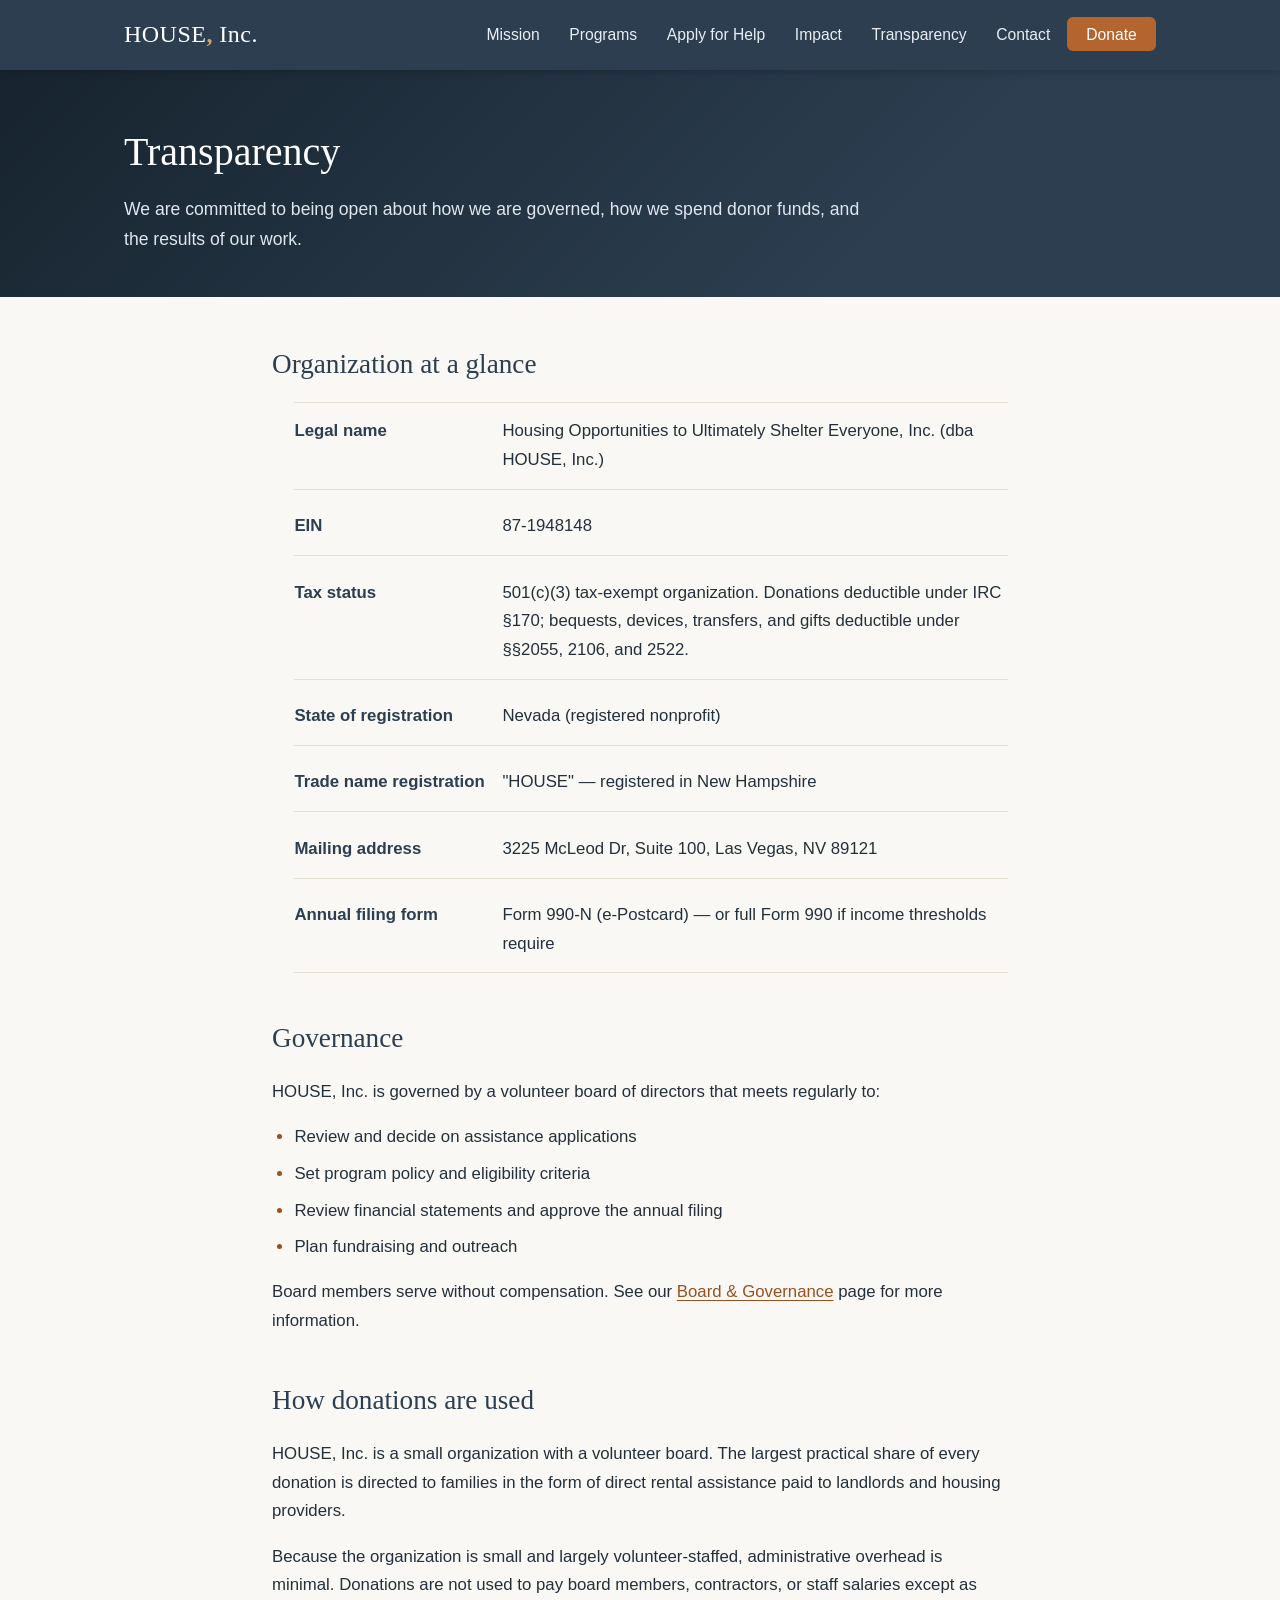
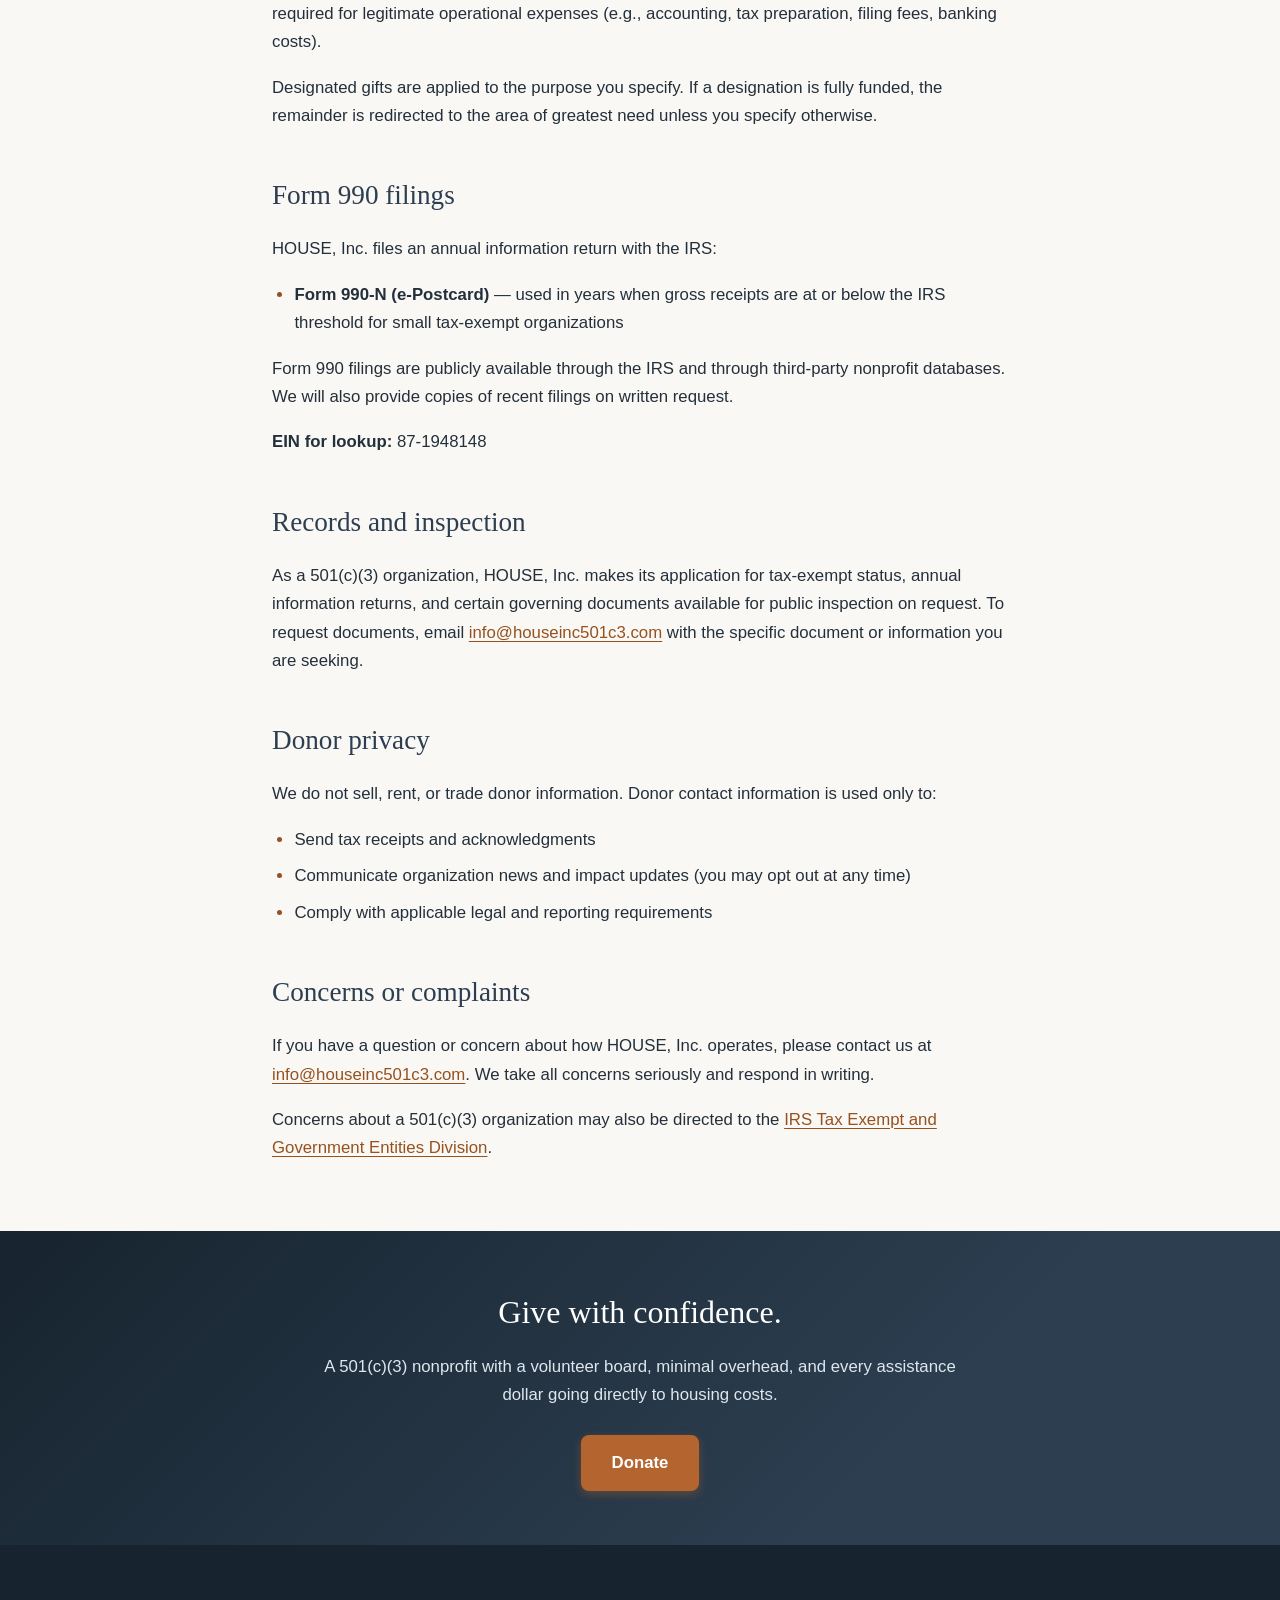
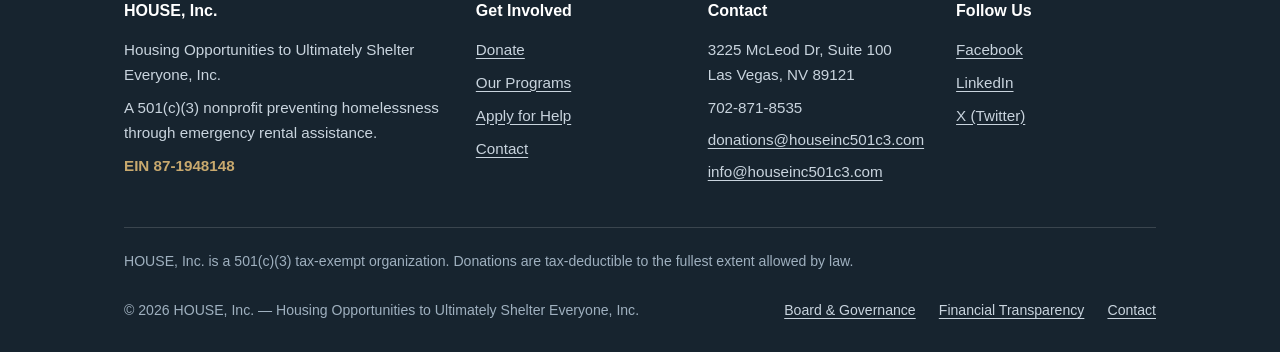
<file: transparency/index.html>
<!DOCTYPE html>
<html lang="en">
<head>
 <meta charset="UTF-8">
 <meta name="viewport" content="width=device-width, initial-scale=1.0">
 <title>Transparency | HOUSE, Inc.</title>
 <meta name="description" content="HOUSE, Inc. financial transparency — EIN, governance, Form 990 filings, banking, and how donor funds are used.">
 <link rel="canonical" href="https://houseinc501c3.com/transparency/">
 <link rel="icon" type="image/x-icon" href="/favicon.ico">
 <link rel="icon" type="image/png" sizes="32x32" href="/favicon-32x32.png">
 <link rel="icon" type="image/png" sizes="16x16" href="/favicon-16x16.png">
 <link rel="apple-touch-icon" sizes="180x180" href="/apple-touch-icon.png">
 <link rel="manifest" href="/site.webmanifest">
 <meta name="theme-color" content="#2c3e50">
 <meta property="og:title" content="Transparency | HOUSE, Inc.">
 <meta property="og:description" content="Financial transparency, governance, and Form 990 information for HOUSE, Inc.">
 <meta property="og:type" content="website">
 <meta property="og:image" content="https://houseinc501c3.com/og-image.jpg">
 <meta property="og:url" content="https://houseinc501c3.com/transparency/">
 <link rel="stylesheet" href="/style.css">
</head>
<body>
 <a class="skip-link" href="#main">Skip to main content</a>
 <header class="site-header">
  <div class="nav-inner">
   <a href="/" class="nav-logo">HOUSE<strong>,</strong> Inc.</a>
   <input type="checkbox" id="nav-toggle" class="nav-toggle-input">
   <label for="nav-toggle" class="nav-toggle-label" aria-label="Open menu">☰</label>
   <nav class="main-nav" aria-label="Main">
    <ul>
     <li><a href="/mission/">Mission</a></li>
     <li><a href="/programs/">Programs</a></li>
     <li><a href="/apply/">Apply for Help</a></li>
     <li><a href="/stories/">Impact</a></li>
     <li><a href="/transparency/">Transparency</a></li>
     <li><a href="/contact/">Contact</a></li>
     <li><a href="/donate/" class="nav-donate">Donate</a></li>
    </ul>
   </nav>
  </div>
 </header>
 <main id="main">
  <section class="page-header">
   <div class="container">
    <h1>Transparency</h1>
    <p>We are committed to being open about how we are governed, how we spend donor funds, and the results of our work.</p>
   </div>
  </section>

  <div class="container">
   <div class="page-content">
    <h2>Organization at a glance</h2>
    <ul class="info-list">
     <li>
      <span class="label">Legal name</span>
      <span class="value">Housing Opportunities to Ultimately Shelter Everyone, Inc. (dba HOUSE, Inc.)</span>
     </li>
     <li>
      <span class="label">EIN</span>
      <span class="value">87-1948148</span>
     </li>
     <li>
      <span class="label">Tax status</span>
      <span class="value">501(c)(3) tax-exempt organization. Donations deductible under IRC §170; bequests, devices, transfers, and gifts deductible under §§2055, 2106, and 2522.</span>
     </li>
     <li>
      <span class="label">State of registration</span>
      <span class="value">Nevada (registered nonprofit)</span>
     </li>
     <li>
      <span class="label">Trade name registration</span>
      <span class="value">"HOUSE" — registered in New Hampshire</span>
     </li>
     <li>
      <span class="label">Mailing address</span>
      <span class="value">3225 McLeod Dr, Suite 100, Las Vegas, NV 89121</span>
     </li>
     <li>
      <span class="label">Annual filing form</span>
      <span class="value">Form 990-N (e-Postcard) — or full Form 990 if income thresholds require</span>
     </li>
    </ul>

    <h2>Governance</h2>
    <p>HOUSE, Inc. is governed by a volunteer board of directors that meets regularly to:</p>
    <ul>
     <li>Review and decide on assistance applications</li>
     <li>Set program policy and eligibility criteria</li>
     <li>Review financial statements and approve the annual filing</li>
     <li>Plan fundraising and outreach</li>
    </ul>
    <p>Board members serve without compensation. See our <a href="/board/">Board &amp; Governance</a> page for more information.</p>

    <h2>How donations are used</h2>
    <p>HOUSE, Inc. is a small organization with a volunteer board. The largest practical share of every donation is directed to families in the form of direct rental assistance paid to landlords and housing providers.</p>
    <p>Because the organization is small and largely volunteer-staffed, administrative overhead is minimal. Donations are not used to pay board members, contractors, or staff salaries except as required for legitimate operational expenses (e.g., accounting, tax preparation, filing fees, banking costs).</p>
    <p>Designated gifts are applied to the purpose you specify. If a designation is fully funded, the remainder is redirected to the area of greatest need unless you specify otherwise.</p>

    <h2>Form 990 filings</h2>
    <p>HOUSE, Inc. files an annual information return with the IRS:</p>
    <ul>
     <li><strong>Form 990-N (e-Postcard)</strong> — used in years when gross receipts are at or below the IRS threshold for small tax-exempt organizations</li>
    </ul>
    <p>Form 990 filings are publicly available through the IRS and through third-party nonprofit databases. We will also provide copies of recent filings on written request.</p>
    <p><strong>EIN for lookup:</strong> 87-1948148</p>

    <h2>Records and inspection</h2>
    <p>As a 501(c)(3) organization, HOUSE, Inc. makes its application for tax-exempt status, annual information returns, and certain governing documents available for public inspection on request. To request documents, email <a href="mailto:info@houseinc501c3.com">info@houseinc501c3.com</a> with the specific document or information you are seeking.</p>

    <h2>Donor privacy</h2>
    <p>We do not sell, rent, or trade donor information. Donor contact information is used only to:</p>
    <ul>
     <li>Send tax receipts and acknowledgments</li>
     <li>Communicate organization news and impact updates (you may opt out at any time)</li>
     <li>Comply with applicable legal and reporting requirements</li>
    </ul>

    <h2>Concerns or complaints</h2>
    <p>If you have a question or concern about how HOUSE, Inc. operates, please contact us at <a href="mailto:info@houseinc501c3.com">info@houseinc501c3.com</a>. We take all concerns seriously and respond in writing.</p>
    <p>Concerns about a 501(c)(3) organization may also be directed to the <a href="https://www.irs.gov/charities-non-profits" rel="noopener" target="_blank">IRS Tax Exempt and Government Entities Division</a>.</p>
   </div>
  </div>

  <section class="cta-banner">
   <div class="container">
    <h2>Give with confidence.</h2>
    <p>A 501(c)(3) nonprofit with a volunteer board, minimal overhead, and every assistance dollar going directly to housing costs.</p>
    <a href="/donate/" class="btn-primary">Donate</a>
   </div>
  </section>
 </main>
 <footer class="site-footer">
  <div class="container">
   <div class="footer-grid">
    <div>
     <h4>HOUSE, Inc.</h4>
     <p>Housing Opportunities to Ultimately Shelter Everyone, Inc.</p>
     <p>A 501(c)(3) nonprofit preventing homelessness through emergency rental assistance.</p>
     <p class="footer-ein">EIN 87-1948148</p>
    </div>
    <div>
     <h4>Get Involved</h4>
     <ul>
      <li><a href="/donate/">Donate</a></li>
      <li><a href="/programs/">Our Programs</a></li>
      <li><a href="/apply/">Apply for Help</a></li>
      <li><a href="/contact/">Contact</a></li>
     </ul>
    </div>
    <div>
     <h4>Contact</h4>
     <p>3225 McLeod Dr, Suite 100<br>Las Vegas, NV 89121</p>
     <p>702-871-8535</p>
     <p><a href="mailto:donations@houseinc501c3.com">donations@houseinc501c3.com</a></p>
     <p><a href="mailto:info@houseinc501c3.com">info@houseinc501c3.com</a></p>
    </div>
    <div>
     <h4>Follow Us</h4>
     <ul>
      <li><a href="https://www.facebook.com/HOUSE.nonprofit.501c3" rel="noopener" target="_blank">Facebook</a></li>
      <li><a href="https://www.linkedin.com/company/houseinc501c3/" rel="noopener" target="_blank">LinkedIn</a></li>
      <li><a href="https://x.com/HOUSEinc501c3" rel="noopener" target="_blank">X (Twitter)</a></li>
     </ul>
    </div>
   </div>
   <p class="footer-tax">HOUSE, Inc. is a 501(c)(3) tax-exempt organization. Donations are tax-deductible to the fullest extent allowed by law.</p>
   <div class="footer-bottom">
    <span>© 2026 HOUSE, Inc. — Housing Opportunities to Ultimately Shelter Everyone, Inc.</span>
    <nav aria-label="Footer">
     <a href="/board/">Board &amp; Governance</a>
     <a href="/transparency/">Financial Transparency</a>
     <a href="/contact/">Contact</a>
    </nav>
   </div>
  </div>
 </footer>
</body>
</html>
</file>
<file: style.css>
/* ============================================================
   HOUSE, Inc. — site stylesheet (v2)
   Single file, no inline styles. System font stacks only —
   no external fonts, no trackers, no ads.
   ============================================================ */

:root {
  --navy: #2c3e50;
  --navy-dark: #1f2d3a;
  --navy-deep: #17242f;
  --accent: #b4642e;          /* warm terracotta */
  --accent-dark: #96511f;
  --gold: #c8a96e;
  --sand: #faf8f4;            /* warm page background */
  --paper: #ffffff;
  --ink: #23303c;
  --ink-muted: #5d6d7c;
  --line: #e6ded2;
  --status-red: #a93226;
  --status-bg: #fdf1ef;
  --radius: 10px;
  --shadow: 0 1px 3px rgba(23, 36, 47, 0.08), 0 4px 14px rgba(23, 36, 47, 0.06);
  --font-body: -apple-system, BlinkMacSystemFont, "Segoe UI", Roboto, Helvetica, Arial, sans-serif;
  --font-display: Georgia, "Times New Roman", Times, serif;
}

*, *::before, *::after { box-sizing: border-box; }

html { scroll-behavior: smooth; }

body {
  margin: 0;
  font-family: var(--font-body);
  font-size: 1.05rem;
  line-height: 1.7;
  color: var(--ink);
  background: var(--sand);
}

img { max-width: 100%; height: auto; }

a { color: var(--accent-dark); text-decoration: underline; text-underline-offset: 3px; }
a:hover { color: var(--accent); }

/* Accessibility */
.skip-link {
  position: absolute;
  left: -9999px;
  top: 0;
  background: var(--navy);
  color: #fff;
  padding: 0.6rem 1rem;
  z-index: 200;
  border-radius: 0 0 6px 0;
}
.skip-link:focus { left: 0; }

:focus-visible {
  outline: 3px solid var(--gold);
  outline-offset: 2px;
}

.container {
  max-width: 1080px;
  margin: 0 auto;
  padding: 0 1.5rem;
}

/* ============ Header / nav ============ */
.site-header {
  background: var(--navy);
  color: #fff;
  position: sticky;
  top: 0;
  z-index: 100;
  box-shadow: 0 2px 8px rgba(0, 0, 0, 0.18);
}

.nav-inner {
  display: flex;
  align-items: center;
  justify-content: space-between;
  gap: 1rem;
  padding: 0.9rem 1.5rem;
  max-width: 1080px;
  margin: 0 auto;
}

.nav-logo {
  font-family: var(--font-display);
  font-size: 1.5rem;
  color: #fff;
  text-decoration: none;
  letter-spacing: 0.02em;
  white-space: nowrap;
}
.nav-logo strong { font-weight: 700; color: var(--gold); }
.nav-logo:hover { color: #fff; }

.main-nav ul {
  display: flex;
  align-items: center;
  gap: 0.25rem;
  list-style: none;
  margin: 0;
  padding: 0;
}

.main-nav a {
  color: #e9eef3;
  text-decoration: none;
  padding: 0.55rem 0.8rem;
  border-radius: 6px;
  font-size: 0.98rem;
  font-weight: 500;
  white-space: nowrap;
}
.main-nav a:hover { background: rgba(255, 255, 255, 0.1); color: #fff; }

.nav-donate {
  background: var(--accent) !important;
  color: #fff !important;
  padding: 0.55rem 1.2rem !important;
  font-weight: 700;
}
.nav-donate:hover { background: var(--accent-dark) !important; }

.nav-toggle-input { position: absolute; left: -9999px; }
.nav-toggle-label {
  display: none;
  cursor: pointer;
  font-size: 1.6rem;
  color: #fff;
  padding: 0.35rem 0.6rem;
  border: 1px solid rgba(255, 255, 255, 0.35);
  border-radius: 6px;
  user-select: none;
}

/* ============ Status notice (paused program) ============ */
.status-notice {
  background: var(--status-bg);
  border-bottom: 3px solid var(--status-red);
  padding: 1rem 0;
}
.status-notice h2 {
  margin: 0 0 0.35rem;
  font-size: 1.05rem;
  color: var(--status-red);
  font-family: var(--font-body);
  font-weight: 700;
}
.status-notice p { margin: 0.4rem 0; font-size: 0.97rem; }
.status-notice p:first-of-type { margin-top: 0; }

/* ============ Hero (homepage) ============ */
.hero {
  background: linear-gradient(135deg, var(--navy-deep) 0%, var(--navy) 60%, #35506b 100%);
  color: #fff;
  padding: 4.5rem 0 4rem;
  text-align: center;
}
.hero h1 {
  font-family: var(--font-display);
  font-size: clamp(1.9rem, 4.5vw, 2.9rem);
  line-height: 1.25;
  margin: 0 0 1.1rem;
  font-weight: 400;
}
.hero .tagline {
  font-size: 1.15rem;
  color: #dfe7ee;
  max-width: 44rem;
  margin: 0 auto 1.8rem;
}
.hero-actions { display: flex; gap: 0.9rem; justify-content: center; flex-wrap: wrap; }

.btn-primary, .btn-secondary {
  display: inline-block;
  padding: 0.85rem 1.9rem;
  border-radius: 8px;
  font-weight: 700;
  font-size: 1.05rem;
  text-decoration: none;
  transition: transform 0.12s ease, box-shadow 0.12s ease, background 0.12s ease;
}
.btn-primary {
  background: var(--accent);
  color: #fff !important;
  box-shadow: 0 3px 10px rgba(180, 100, 46, 0.4);
}
.btn-primary:hover { background: var(--accent-dark); transform: translateY(-1px); }
.btn-secondary {
  background: transparent;
  color: #fff !important;
  border: 2px solid rgba(255, 255, 255, 0.65);
}
.btn-secondary:hover { border-color: #fff; background: rgba(255, 255, 255, 0.08); transform: translateY(-1px); }

/* ============ Page header (inner pages) ============ */
.page-header {
  background: linear-gradient(135deg, var(--navy-deep) 0%, var(--navy) 70%);
  color: #fff;
  padding: 3rem 0 2.6rem;
}
.page-header h1 {
  font-family: var(--font-display);
  font-weight: 400;
  font-size: clamp(1.8rem, 4vw, 2.5rem);
  margin: 0 0 0.6rem;
}
.page-header p { color: #dfe7ee; margin: 0; font-size: 1.1rem; max-width: 46rem; }

/* ============ Sections ============ */
.section { padding: 3.5rem 0; }
.section-soft { background: var(--paper); border-top: 1px solid var(--line); border-bottom: 1px solid var(--line); }

.section-header { max-width: 46rem; margin: 0 0 2.2rem; }
.eyebrow {
  display: inline-block;
  font-size: 0.8rem;
  font-weight: 700;
  letter-spacing: 0.14em;
  text-transform: uppercase;
  color: var(--accent-dark);
  margin-bottom: 0.6rem;
}
.section-header h2 {
  font-family: var(--font-display);
  font-weight: 400;
  font-size: clamp(1.5rem, 3vw, 2rem);
  margin: 0 0 0.8rem;
  color: var(--navy);
}
.section-header p { color: var(--ink-muted); margin: 0; font-size: 1.08rem; }

/* Cards */
.pillars-grid {
  display: grid;
  grid-template-columns: repeat(3, 1fr);
  gap: 1.4rem;
}
.pillar {
  background: var(--paper);
  border: 1px solid var(--line);
  border-radius: var(--radius);
  padding: 1.8rem 1.6rem;
  box-shadow: var(--shadow);
}
.pillar .icon {
  font-size: 1.7rem;
  width: 3.2rem;
  height: 3.2rem;
  display: flex;
  align-items: center;
  justify-content: center;
  background: var(--sand);
  border: 1px solid var(--line);
  border-radius: 50%;
  margin-bottom: 1rem;
  color: var(--accent-dark);
}
.pillar h3 { margin: 0 0 0.6rem; font-size: 1.15rem; color: var(--navy); }
.pillar p { margin: 0; color: var(--ink-muted); font-size: 0.99rem; }
.pillar p + p { margin-top: 0.8rem; }

/* Stats band */
.stats {
  background: var(--navy);
  color: #fff;
  padding: 3rem 0;
}
.stats-grid {
  display: grid;
  grid-template-columns: repeat(3, 1fr);
  gap: 1.5rem;
  text-align: center;
}
.stat-number {
  font-family: var(--font-display);
  font-size: 2.6rem;
  color: var(--gold);
}
.stat-label { color: #cfd9e2; font-size: 1rem; margin-top: 0.3rem; }

/* Content column */
.page-content {
  max-width: 46rem;
  margin: 0 auto;
  padding: 2.8rem 0 3.2rem;
}
.page-content h2 {
  font-family: var(--font-display);
  font-weight: 400;
  font-size: 1.7rem;
  color: var(--navy);
  margin: 2.6rem 0 0.9rem;
}
.page-content h2:first-child { margin-top: 0; }
.page-content h3 { color: var(--navy); margin: 0 0 0.5rem; font-size: 1.15rem; }
.page-content ul { padding-left: 1.4rem; }
.page-content li { margin-bottom: 0.5rem; }
.page-content li::marker { color: var(--accent-dark); }

/* Callouts */
.callout {
  background: var(--paper);
  border: 1px solid var(--line);
  border-left: 5px solid var(--accent);
  border-radius: 0 8px 8px 0;
  padding: 1.4rem 1.5rem;
  margin: 1.8rem 0;
  box-shadow: var(--shadow);
}
.callout p { margin: 0.4rem 0; }
.callout p:first-child { margin-top: 0; }
.callout h3 { margin-bottom: 0.6rem; }
.callout-status {
  border-left-color: var(--status-red);
  background: var(--status-bg);
}
.callout-status h3 { color: var(--status-red); }
.callout-fraud {
  border-left-color: var(--status-red);
  background: #fdf6f6;
}
.callout-fraud h3 { color: var(--status-red); }
.callout-address { font-family: var(--font-display); font-size: 1.1rem; }
.callout-phone { font-size: 1.1rem; }
.callout-note { margin-top: 0.75rem; }
.callout .fine { font-size: 0.9rem; color: var(--ink-muted); }

/* Definition list */
.info-list { list-style: none; padding: 0; margin: 0; }
.info-list li {
  display: grid;
  grid-template-columns: 12rem 1fr;
  gap: 1rem;
  padding: 0.9rem 0;
  border-bottom: 1px solid var(--line);
}
.info-list li:first-child { border-top: 1px solid var(--line); }
.info-list .label { font-weight: 700; color: var(--navy); }
.info-list .value { color: var(--ink); }

/* Program cards */
.program-card {
  background: var(--paper);
  border: 1px solid var(--line);
  border-radius: var(--radius);
  padding: 1.8rem 1.7rem;
  margin: 1.6rem 0;
  box-shadow: var(--shadow);
}
.program-card h3 { font-size: 1.3rem; margin: 0.6rem 0 0.8rem; color: var(--navy); }
.program-tag {
  display: inline-block;
  font-size: 0.78rem;
  font-weight: 700;
  letter-spacing: 0.1em;
  text-transform: uppercase;
  color: var(--accent-dark);
  background: #f5e8d8;
  padding: 0.25rem 0.7rem;
  border-radius: 999px;
}

/* CTA banner */
.cta-banner {
  background: linear-gradient(135deg, var(--navy-deep) 0%, var(--navy) 70%);
  color: #fff;
  padding: 3.4rem 0;
  text-align: center;
}
.cta-banner h2 {
  font-family: var(--font-display);
  font-weight: 400;
  font-size: clamp(1.5rem, 3vw, 2rem);
  margin: 0 0 0.8rem;
}
.cta-banner p { color: #dfe7ee; max-width: 42rem; margin: 0 auto 1.6rem; }
.cta-banner a.btn-primary { color: #fff !important; }
.cta-banner .plain-link { color: #fff; text-decoration: underline; }
.cta-banner .plain-link:hover { color: var(--gold); }

/* ============ Footer ============ */
.site-footer {
  background: var(--navy-deep);
  color: #c9d4de;
  padding: 3.2rem 0 1.8rem;
  font-size: 0.95rem;
}
.footer-grid {
  display: grid;
  grid-template-columns: 1.6fr 1fr 1fr 1fr;
  gap: 2rem;
  margin-bottom: 2.2rem;
}
.site-footer h4 {
  color: #fff;
  margin: 0 0 0.8rem;
  font-size: 1rem;
  font-family: var(--font-body);
  font-weight: 700;
}
.site-footer p { margin: 0.4rem 0; }
.footer-ein { font-weight: 700; color: var(--gold); }
.site-footer ul { list-style: none; margin: 0; padding: 0; }
.site-footer li { margin-bottom: 0.45rem; }
.site-footer a { color: #c9d4de; }
.site-footer a:hover { color: #fff; }
.footer-tax {
  border-top: 1px solid rgba(255, 255, 255, 0.15);
  padding-top: 1.4rem;
  font-size: 0.88rem;
  color: #9fb0bf;
}
.footer-bottom {
  display: flex;
  justify-content: space-between;
  align-items: center;
  flex-wrap: wrap;
  gap: 0.6rem;
  padding-top: 1.2rem;
  font-size: 0.88rem;
  color: #9fb0bf;
}
.footer-bottom nav a { margin-left: 1.2rem; }

/* 404 */
.error-page { padding: 5rem 0; text-align: center; }
.error-page h1 {
  font-family: var(--font-display);
  font-size: 4rem;
  color: var(--navy);
  margin: 0 0 0.5rem;
}
.error-page ul { list-style: none; padding: 0; display: flex; flex-wrap: wrap; gap: 0.4rem 1.4rem; justify-content: center; }

/* ============ Responsive ============ */
@media (max-width: 900px) {
  .pillars-grid { grid-template-columns: 1fr; }
  .footer-grid { grid-template-columns: 1fr 1fr; }
}

@media (max-width: 768px) {
  .nav-toggle-label { display: inline-block; }
  .main-nav {
    position: absolute;
    top: 100%;
    left: 0;
    right: 0;
    background: var(--navy-dark);
    display: none;
    box-shadow: 0 8px 16px rgba(0, 0, 0, 0.25);
  }
  .main-nav ul { flex-direction: column; align-items: stretch; padding: 0.6rem; gap: 0; }
  .main-nav a { display: block; padding: 0.8rem 1rem; }
  .nav-toggle-input:checked ~ .main-nav { display: block; }
  .stats-grid { grid-template-columns: 1fr; gap: 2rem; }
  .info-list li { grid-template-columns: 1fr; gap: 0.2rem; }
  .hero { padding: 3rem 0 2.6rem; }
  .section { padding: 2.4rem 0; }
}

@media (max-width: 560px) {
  .footer-grid { grid-template-columns: 1fr; }
  .footer-bottom { flex-direction: column; align-items: flex-start; }
}

@media (prefers-reduced-motion: reduce) {
  html { scroll-behavior: auto; }
  * { transition: none !important; }
}
</file>
